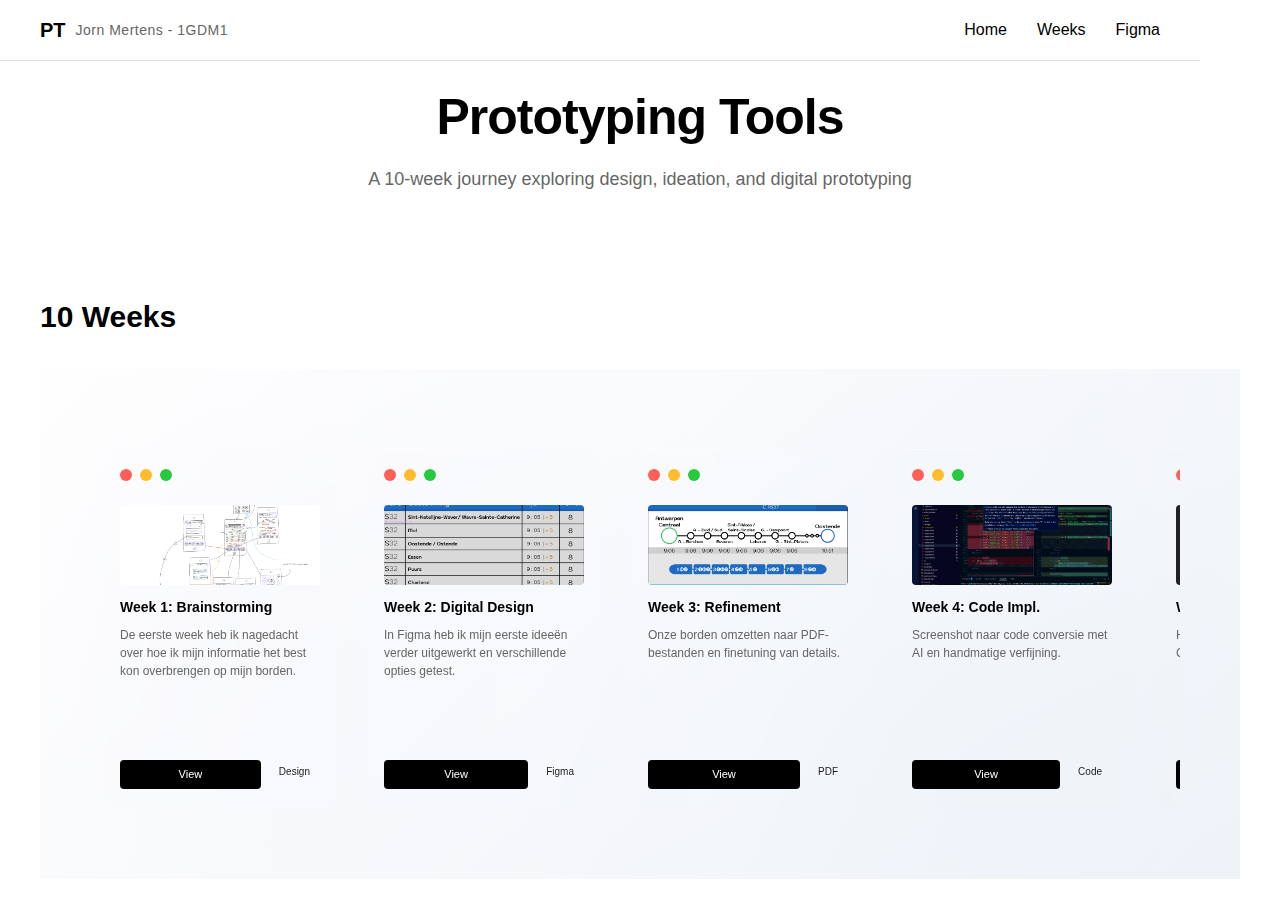
<file: index.html>
<!DOCTYPE html>
<html lang="en">
<head>
    <meta charset="UTF-8">
    <meta name="viewport" content="width=device-width, initial-scale=1.0">
    <title>Prototyping Tools</title>
    <link rel="stylesheet" href="assets/exact-mac-template.css">
    <link rel="stylesheet" href="assets/tailwind.css">
    <style>
        body {
            background-color: #ffffff;
            color: #1a1a1a;
            transition: background-color 0.3s ease, color 0.3s ease;
        }

        @keyframes pageIn {
            from {
                opacity: 0;
                transform: translateY(20px);
            }
            to {
                opacity: 1;
                transform: translateY(0);
            }
        }

        @keyframes float {
            0%, 100% { transform: translateY(0px); }
            50% { transform: translateY(-8px); }
        }

        @keyframes cardClick {
            0% {
                transform: scale(1);
            }
            50% {
                transform: scale(1.08);
            }
            100% {
                transform: scale(0.95);
                opacity: 0;
            }
        }

        .carousel-item.clicked {
            animation: cardClick 0.5s ease-in forwards;
        }

        .carousel-container {
            width: 100%;
            padding: 60px 20px;
            background: linear-gradient(135deg, var(--bg-primary) 0%, var(--bg-secondary) 100%);
            position: relative;
            overflow: hidden;
        }

        .carousel-container::before {
            content: '';
            position: absolute;
            top: 0;
            left: 0;
            right: 0;
            bottom: 0;
            background: radial-gradient(circle at 20% 50%, rgba(147, 112, 219, 0.02) 0%, transparent 50%),
                        radial-gradient(circle at 80% 80%, rgba(59, 130, 246, 0.02) 0%, transparent 50%);
            pointer-events: none;
        }

        .site-container {
            animation: pageIn 0.6s ease-out;
        }

        .carousel-wrapper {
            position: relative;
            width: 100%;
            max-width: 1400px;
            margin: 0 auto;
            overflow: hidden;
            padding: 0 40px;
        }

        .carousel-track {
            display: flex;
            gap: 24px;
            overflow-x: auto;
            scroll-behavior: smooth;
            padding: 20px 0;
            padding-bottom: 10px;
        }

        .carousel-track::-webkit-scrollbar {
            height: 8px;
        }

        .carousel-track::-webkit-scrollbar-track {
            background: #f0f0f0;
            border-radius: 4px;
        }

        .carousel-track::-webkit-scrollbar-thumb {
            background: #ccc;
            border-radius: 4px;
        }

        .carousel-track::-webkit-scrollbar-thumb:hover {
            background: #999;
        }

        .carousel-item {
            flex: 0 0 240px;
            height: 360px;
            animation: float 3s ease-in-out infinite;
            cursor: pointer;
        }

        .carousel-item:nth-child(1) { animation-delay: 0s; }
        .carousel-item:nth-child(2) { animation-delay: 0.2s; }
        .carousel-item:nth-child(3) { animation-delay: 0.4s; }
        .carousel-item:nth-child(4) { animation-delay: 0.6s; }
        .carousel-item:nth-child(5) { animation-delay: 0.8s; }
        .carousel-item:nth-child(6) { animation-delay: 1s; }
        .carousel-item:nth-child(7) { animation-delay: 1.2s; }
        .carousel-item:nth-child(8) { animation-delay: 1.4s; }
        .carousel-item:nth-child(9) { animation-delay: 1.6s; }
        .carousel-item:nth-child(10) { animation-delay: 1.8s; }
        .carousel-item:nth-child(11) { animation-delay: 0s; }
        .carousel-item:nth-child(12) { animation-delay: 0.2s; }
        .carousel-item:nth-child(13) { animation-delay: 0.4s; }
        .carousel-item:nth-child(14) { animation-delay: 0.6s; }
        .carousel-item:nth-child(15) { animation-delay: 0.8s; }
        .carousel-item:nth-child(16) { animation-delay: 1s; }
        .carousel-item:nth-child(17) { animation-delay: 1.2s; }
        .carousel-item:nth-child(18) { animation-delay: 1.4s; }
        .carousel-item:nth-child(19) { animation-delay: 1.6s; }
        .carousel-item:nth-child(20) { animation-delay: 1.8s; }

        .carousel-controls {
            display: none;
        }

        .carousel-control-btn {
            display: none;
        }

        .card {
            background: var(--card-bg);
            backdrop-filter: blur(10px);
            -webkit-backdrop-filter: blur(10px);
            border: 1px solid var(--card-border);
            border-radius: 20px;
            padding: 20px;
            height: 100%;
            display: flex;
            flex-direction: column;
            overflow: hidden;
            cursor: pointer;
            transition: all 0.3s cubic-bezier(0.23, 1, 0.320, 1);
            box-shadow: var(--shadow);
            position: relative;
        }

        .card::before {
            content: '';
            position: absolute;
            top: 0;
            left: 0;
            right: 0;
            height: 1px;
            background: linear-gradient(90deg, rgba(255,255,255,0.8), rgba(255,255,255,0.2), transparent);
            pointer-events: none;
        }

        .card:hover {
            background: var(--card-bg);
            border-color: var(--card-border-hover);
            box-shadow: var(--shadow-hover), inset 0 1px 0 rgba(255,255,255,0.6);
            transform: translateY(-4px);
        }

        .card-header {
            display: flex;
            align-items: center;
            gap: 12px;
            margin-bottom: 12px;
            border-bottom: 1px solid var(--border-light);
            padding-bottom: 12px;
        }

        .button-circles {
            display: flex;
            gap: 8px;
        }

        .button-circle {
            width: 12px;
            height: 12px;
            border-radius: 50%;
        }

        .button-circle:nth-child(1) {
            background-color: #ff5f56;
        }

        .button-circle:nth-child(2) {
            background-color: #ffbd2e;
        }

        .button-circle:nth-child(3) {
            background-color: #27c93f;
        }

        .card-thumbnail {
            width: 100%;
            height: 80px;
            border-radius: 4px;
            margin-bottom: 12px;
            object-fit: cover;
            display: block;
        }

        .card-title {
            font-weight: 600;
            font-size: 14px;
            margin-bottom: 8px;
            color: var(--text-primary);
        }

        .card-description {
            font-size: 12px;
            color: var(--text-secondary);
            flex-grow: 1;
            overflow: hidden;
            display: -webkit-box;
            -webkit-line-clamp: 3;
            -webkit-box-orient: vertical;
            margin-bottom: 12px;
        }

        .card-footer {
            display: flex;
            gap: 8px;
            margin-top: auto;
        }

        .card-button {
            flex: 1;
            padding: 6px 12px;
            background: var(--text-primary);
            color: var(--bg-primary);
            border: none;
            border-radius: 4px;
            font-size: 11px;
            cursor: pointer;
            transition: background 0.2s ease;
            text-decoration: none;
            display: inline-block;
            text-align: center;
        }

        .card-button:hover {
            background: var(--text-secondary);
        }

        .card-tag {
            padding: 4px 10px;
            background: var(--border-light);
            border-radius: 12px;
            font-size: 10px;
            color: var(--text-tertiary);
        }

        .theme-toggle.dark .theme-toggle-inner {
            transform: rotate(180deg);
        }
    </style>
</head>
<body>

    <div class="site-container">
        <!-- Header -->
        <header class="header">
            <div class="logo-container">
                <a href="index.html" class="logo-wrapper">PT</a>
                <span class="logo-text">Jorn Mertens - 1GDM1</span>
            </div>
            <nav class="nav-menu">
                <a href="index.html" class="nav-link">Home</a>
                <a href="#weeks" class="nav-link">Weeks</a>
                <a href="https://www.figma.com/design/5602vRF4klvSwAFgJnkHrR/Untitled?node-id=0-1&t=brtEZff9mcF8kc1O-1" class="nav-link" target="_blank" rel="noopener noreferrer">Figma</a>
            </nav>
        </header>

        <!-- Hero Section -->
        <div class="hero">
            <h1>Prototyping Tools</h1>
            <p>A 10-week journey exploring design, ideation, and digital prototyping</p>
        </div>

        <!-- Weeks Carousel Section -->
        <div class="section" id="weeks">
            <h2>10 Weeks</h2>
            <div class="carousel-container">
                <div class="carousel-wrapper">
                    <div class="carousel-track" id="carouselTrack">
                    <!-- Week 1 -->
                    <div class="carousel-item center" data-week="1">
                        <div class="card">
                            <div class="card-header">
                                <div class="button-circles">
                                    <div class="button-circle"></div>
                                    <div class="button-circle"></div>
                                    <div class="button-circle"></div>
                                </div>
                            </div>
                            <div class="card-thumbnail" style="background-color: #e8f4f8;"></div>
                            <div class="card-title">Week 1: Brainstorming</div>
                            <div class="card-description">De eerste week heb ik nagedacht over hoe ik mijn informatie het best kon overbrengen op mijn borden.</div>
                            <div class="card-footer">
                                <a href="week1.html" class="card-button">View</a>
                                <span class="card-tag">Design</span>
                            </div>
                        </div>
                    </div>

                    <!-- Week 2 -->
                    <div class="carousel-item" data-week="2">
                        <div class="card">
                            <div class="card-header">
                                <div class="button-circles">
                                    <div class="button-circle"></div>
                                    <div class="button-circle"></div>
                                    <div class="button-circle"></div>
                                </div>
                            </div>
                            <div class="card-thumbnail" style="background-color: #f0e8f4;"></div>
                            <div class="card-title">Week 2: Digital Design</div>
                            <div class="card-description">In Figma heb ik mijn eerste ideeën verder uitgewerkt en verschillende opties getest.</div>
                            <div class="card-footer">
                                <a href="week2.html" class="card-button">View</a>
                                <span class="card-tag">Figma</span>
                            </div>
                        </div>
                    </div>

                    <!-- Week 3 -->
                    <div class="carousel-item" data-week="3">
                        <div class="card">
                            <div class="card-header">
                                <div class="button-circles">
                                    <div class="button-circle"></div>
                                    <div class="button-circle"></div>
                                    <div class="button-circle"></div>
                                </div>
                            </div>
                            <div class="card-thumbnail" style="background-color: #f4e8e8;"></div>
                            <div class="card-title">Week 3: Refinement</div>
                            <div class="card-description">Onze borden omzetten naar PDF-bestanden en finetuning van details.</div>
                            <div class="card-footer">
                                <a href="week3.html" class="card-button">View</a>
                                <span class="card-tag">PDF</span>
                            </div>
                        </div>
                    </div>

                    <!-- Week 4 -->
                    <div class="carousel-item" data-week="4">
                        <div class="card">
                            <div class="card-header">
                                <div class="button-circles">
                                    <div class="button-circle"></div>
                                    <div class="button-circle"></div>
                                    <div class="button-circle"></div>
                                </div>
                            </div>
                            <div class="card-thumbnail" style="background-color: #e8f0f4;"></div>
                            <div class="card-title">Week 4: Code Impl.</div>
                            <div class="card-description">Screenshot naar code conversie met AI en handmatige verfijning.</div>
                            <div class="card-footer">
                                <a href="week4.html" class="card-button">View</a>
                                <span class="card-tag">Code</span>
                            </div>
                        </div>
                    </div>

                    <!-- Week 5 -->
                    <div class="carousel-item" data-week="5">
                        <div class="card">
                            <div class="card-header">
                                <div class="button-circles">
                                    <div class="button-circle"></div>
                                    <div class="button-circle"></div>
                                    <div class="button-circle"></div>
                                </div>
                            </div>
                            <div class="card-thumbnail" style="background-color: #f4f0e8;"></div>
                            <div class="card-title">Week 5: HTML & CSS</div>
                            <div class="card-description">HTML en CSS basisprincipes met Google Fonts integratie.</div>
                            <div class="card-footer">
                                <a href="week5.html" class="card-button">View</a>
                                <span class="card-tag">Frontend</span>
                            </div>
                        </div>
                    </div>

                    <!-- Week 6 -->
                    <div class="carousel-item" data-week="6">
                        <div class="card">
                            <div class="card-header">
                                <div class="button-circles">
                                    <div class="button-circle"></div>
                                    <div class="button-circle"></div>
                                    <div class="button-circle"></div>
                                </div>
                            </div>
                            <div class="card-thumbnail" style="background-color: #e8f4f0;"></div>
                            <div class="card-title">Week 6: Content</div>
                            <div class="card-description">Documentatie toevoegen en website afronden tijdens vakantie.</div>
                            <div class="card-footer">
                                <a href="week6.html" class="card-button">View</a>
                                <span class="card-tag">Docs</span>
                            </div>
                        </div>
                    </div>

                    <!-- Week 7 -->
                    <div class="carousel-item" data-week="7">
                        <div class="card">
                            <div class="card-header">
                                <div class="button-circles">
                                    <div class="button-circle"></div>
                                    <div class="button-circle"></div>
                                    <div class="button-circle"></div>
                                </div>
                            </div>
                            <div class="card-thumbnail" style="background-color: #f0e8f4;"></div>
                            <div class="card-title">Week 7: Exam</div>
                            <div class="card-description">Beoordeling en evaluatie van alle leerpunten en projecten.</div>
                            <div class="card-footer">
                                <a href="week7.html" class="card-button">View</a>
                                <span class="card-tag">Assess</span>
                            </div>
                        </div>
                    </div>

                    <!-- Week 8 -->
                    <div class="carousel-item" data-week="8">
                        <div class="card">
                            <div class="card-header">
                                <div class="button-circles">
                                    <div class="button-circle"></div>
                                    <div class="button-circle"></div>
                                    <div class="button-circle"></div>
                                </div>
                            </div>
                            <div class="card-thumbnail" style="background-color: #f4e8e8;"></div>
                            <div class="card-title">Week 8: Mobile</div>
                            <div class="card-description">Interactieve mobiele versies voor treinschermen in Figma.</div>
                            <div class="card-footer">
                                <a href="week8.html" class="card-button">View</a>
                                <span class="card-tag">Mobile</span>
                            </div>
                        </div>
                    </div>

                    <!-- Week 9 -->
                    <div class="carousel-item" data-week="9">
                        <div class="card">
                            <div class="card-header">
                                <div class="button-circles">
                                    <div class="button-circle"></div>
                                    <div class="button-circle"></div>
                                    <div class="button-circle"></div>
                                </div>
                            </div>
                            <div class="card-thumbnail" style="background-color: #e8f0f4;"></div>
                            <div class="card-title">Week 9: Tailwind</div>
                            <div class="card-description">Node.js en Tailwind CSS framework implementatie.</div>
                            <div class="card-footer">
                                <a href="week9.html" class="card-button">View</a>
                                <span class="card-tag">Tailwind</span>
                            </div>
                        </div>
                    </div>

                    <!-- Week 10 -->
                    <div class="carousel-item" data-week="10">
                        <div class="card">
                            <div class="card-header">
                                <div class="button-circles">
                                    <div class="button-circle"></div>
                                    <div class="button-circle"></div>
                                    <div class="button-circle"></div>
                                </div>
                            </div>
                            <div class="card-thumbnail" style="background-color: #f4f0e8;"></div>
                            <div class="card-title">Week 10: Final</div>
                            <div class="card-description">Projectafsluiting en reflectie op de hele reis.</div>
                            <div class="card-footer">
                                <a href="week10.html" class="card-button">View</a>
                                <span class="card-tag">Final</span>
                            </div>
                        </div>
                    </div>
                    </div>
                </div>
            </div>
        </div>

        <!-- About Section -->
        <div class="section" id="about">
            <h2>About</h2>
            <p style="font-size: 1.6rem; max-width: 800px; line-height: 1.8; color: #555;">
                Welkom! Ik ben Jorn Mertens, een enthousiaste student die zich verdiept in prototyping tools. Dit project documenteert mijn leerproces van tien weken vol experimenteren en groeien binnen dit boeiende vakgebied. Elke week vormt een mijlpaal in het begrijpen van design thinking, user-centered design en praktische prototypingtechnieken.
            </p>
        </div>

        <!-- Footer -->
        <div class="footer-section">
            <div class="footer">
                <div>©2025 Jorn Mertens. All rights reserved. | Prototyping Tools Portfolio</div>
                <div style="display: flex; gap: 20px;">
                    <a href="./assets/portfolio.pdf" class="footer-link" download>Download PDF</a>
                    <a href="https://github.com/JornMertens/projectdocs" class="footer-link" target="_blank" rel="noopener noreferrer">GitHub</a>
                </div>
            </div>
        </div>
    </div>

    <script>
        const track = document.getElementById('carouselTrack');
        
        // Week data
        const weeks = [
            {
                num: 1,
                title: 'Week 1: Brainstorming',
                desc: 'De eerste week heb ik nagedacht over hoe ik mijn informatie het best kon overbrengen op mijn borden.',
                image: 'images/week1.png',
                tag: 'Design',
                link: 'week1.html'
            },
            {
                num: 2,
                title: 'Week 2: Digital Design',
                desc: 'In Figma heb ik mijn eerste ideeën verder uitgewerkt en verschillende opties getest.',
                image: 'images/week2.png',
                tag: 'Figma',
                link: 'week2.html'
            },
            {
                num: 3,
                title: 'Week 3: Refinement',
                desc: 'Onze borden omzetten naar PDF-bestanden en finetuning van details.',
                image: 'images/week3.png',
                tag: 'PDF',
                link: 'week3.html'
            },
            {
                num: 4,
                title: 'Week 4: Code Impl.',
                desc: 'Screenshot naar code conversie met AI en handmatige verfijning.',
                image: 'images/week4.png',
                tag: 'Code',
                link: 'week4.html'
            },
            {
                num: 5,
                title: 'Week 5: HTML & CSS',
                desc: 'HTML en CSS basisprincipes met Google Fonts integratie.',
                image: 'images/week5.png',
                tag: 'Frontend',
                link: 'week5.html'
            },
            {
                num: 6,
                title: 'Week 6: Content',
                desc: 'Documentatie toevoegen en website afronden tijdens vakantie.',
                image: 'images/week6.png',
                tag: 'Docs',
                link: 'week6.html'
            },
            {
                num: 7,
                title: 'Week 7: Exam',
                desc: 'Beoordeling en evaluatie van alle leerpunten en projecten.',
                image: 'images/week7.png',
                tag: 'Assess',
                link: 'week7.html'
            },
            {
                num: 8,
                title: 'Week 8: Mobile',
                desc: 'Interactieve mobiele versies voor treinschermen in Figma.',
                image: 'images/week8.png',
                tag: 'Mobile',
                link: 'week8.html'
            },
            {
                num: 9,
                title: 'Week 9: Tailwind',
                desc: 'Node.js en Tailwind CSS framework implementatie.',
                image: 'images/week9.png',
                tag: 'Tailwind',
                link: 'week9.html'
            },
            {
                num: 10,
                title: 'Week 10: Final',
                desc: 'Projectafsluiting en reflectie op de hele reis.',
                image: 'images/week10.png',
                tag: 'Final',
                link: 'week10.html'
            }
        ];

        function createCard(weekData) {
            return `
                <div class="carousel-item" data-week="${weekData.num}">
                    <div class="card">
                        <div class="card-header">
                            <div class="button-circles">
                                <div class="button-circle"></div>
                                <div class="button-circle"></div>
                                <div class="button-circle"></div>
                            </div>
                        </div>
                        <img src="${weekData.image}" alt="Week ${weekData.num}" class="card-thumbnail">
                        <div class="card-title">${weekData.title}</div>
                        <div class="card-description">${weekData.desc}</div>
                        <div class="card-footer">
                            <a href="${weekData.link}" class="card-button">View</a>
                            <span class="card-tag">${weekData.tag}</span>
                        </div>
                    </div>
                </div>
            `;
        }

        // Create the carousel with all weeks once
        let htmlContent = '';
        weeks.forEach(week => {
            htmlContent += createCard(week);
        });

        track.innerHTML = htmlContent;

        // Add click handlers to all cards
        document.querySelectorAll('.carousel-item').forEach(item => {
            item.addEventListener('click', (e) => {
                if (!e.target.closest('.card-button')) {
                    const weekNum = item.getAttribute('data-week');
                    // Add animation class
                    item.classList.add('clicked');
                    // Navigate after animation completes
                    setTimeout(() => {
                        window.location.href = `week${weekNum}.html`;
                    }, 500);
                }
            });
        });

        // Dark mode toggle removed
    </script>
</body>
</html>
</file>
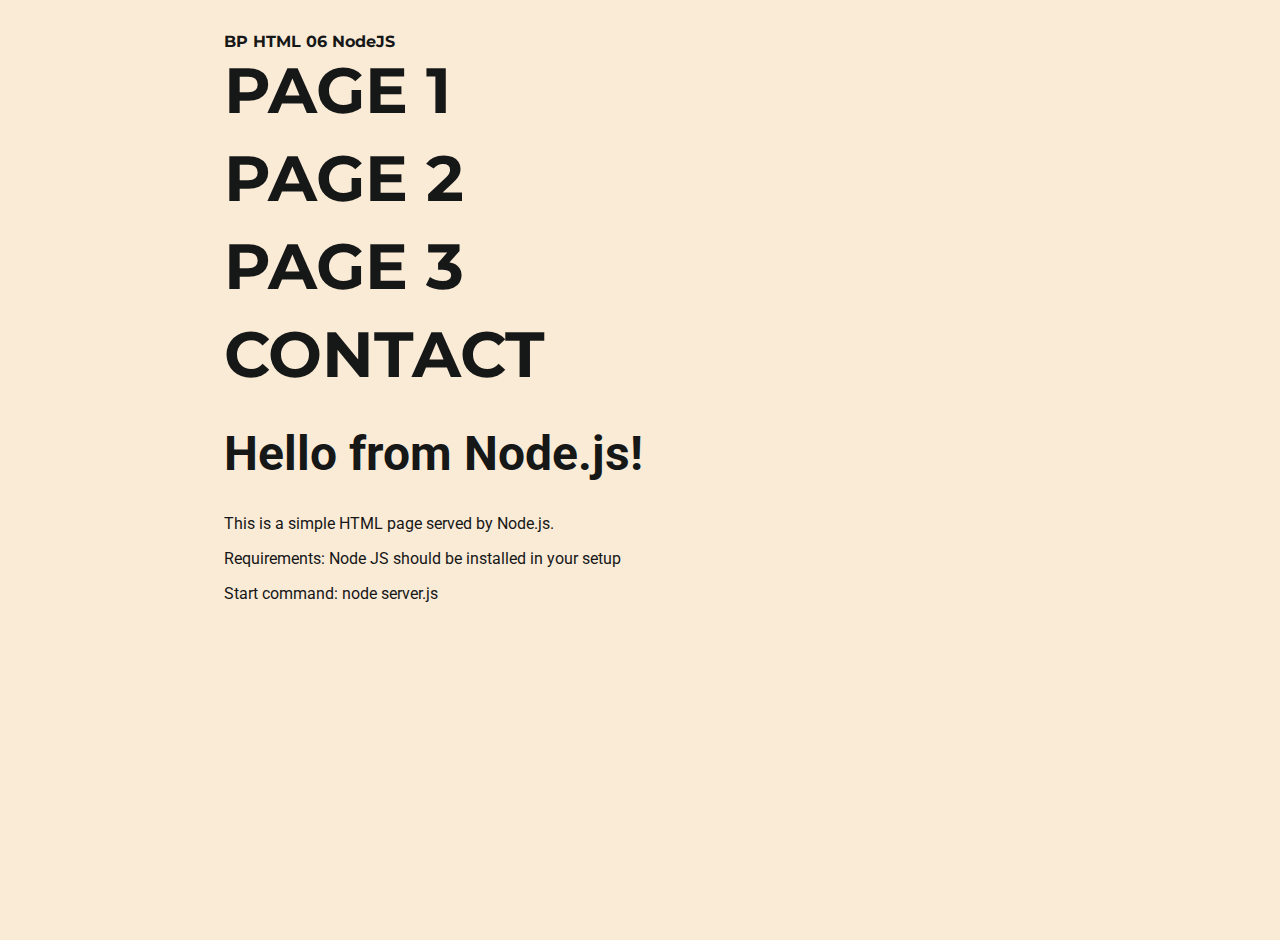
<file: public/index.html>
<html lang="en">
<head>
    <meta charset="UTF-8">
    <meta name="viewport" content="width=device-width, initial-scale=1.0">
    <title>Homepage - Page 1</title>

    <!-- Link to your CSS file -->
    <link rel="stylesheet" href="assets/styles.css">
    <link rel="stylesheet" href="assets/flexboxes.css">
    <link rel="stylesheet" href="assets/nav.css">
    <link rel="stylesheet" href="assets/typography.css">
</head>
<body>
    <div class="container">
        <div class="title">
            BP HTML 06 NodeJS
        </div>
        <div>
            <ul class="vertical-buttons">
                <li><a href="index.html">Page 1</a></li>
                <li><a href="page2.html">Page 2</a></li>
                <li><a href="page3.html">Page 3</a></li>
                <li><a href="contact.html">Contact</a></li>
            </ul>
        </div>
        <page>

            <h1>Hello from Node.js!</h1>
            <p>This is a simple HTML page served by Node.js.</p>
            <p> Requirements:
                Node JS should be installed in your setup
            </p>
            <p>
                Start command:
                node server.js
            </p>
        </page>
    </div>
</body>
</html>
</file>
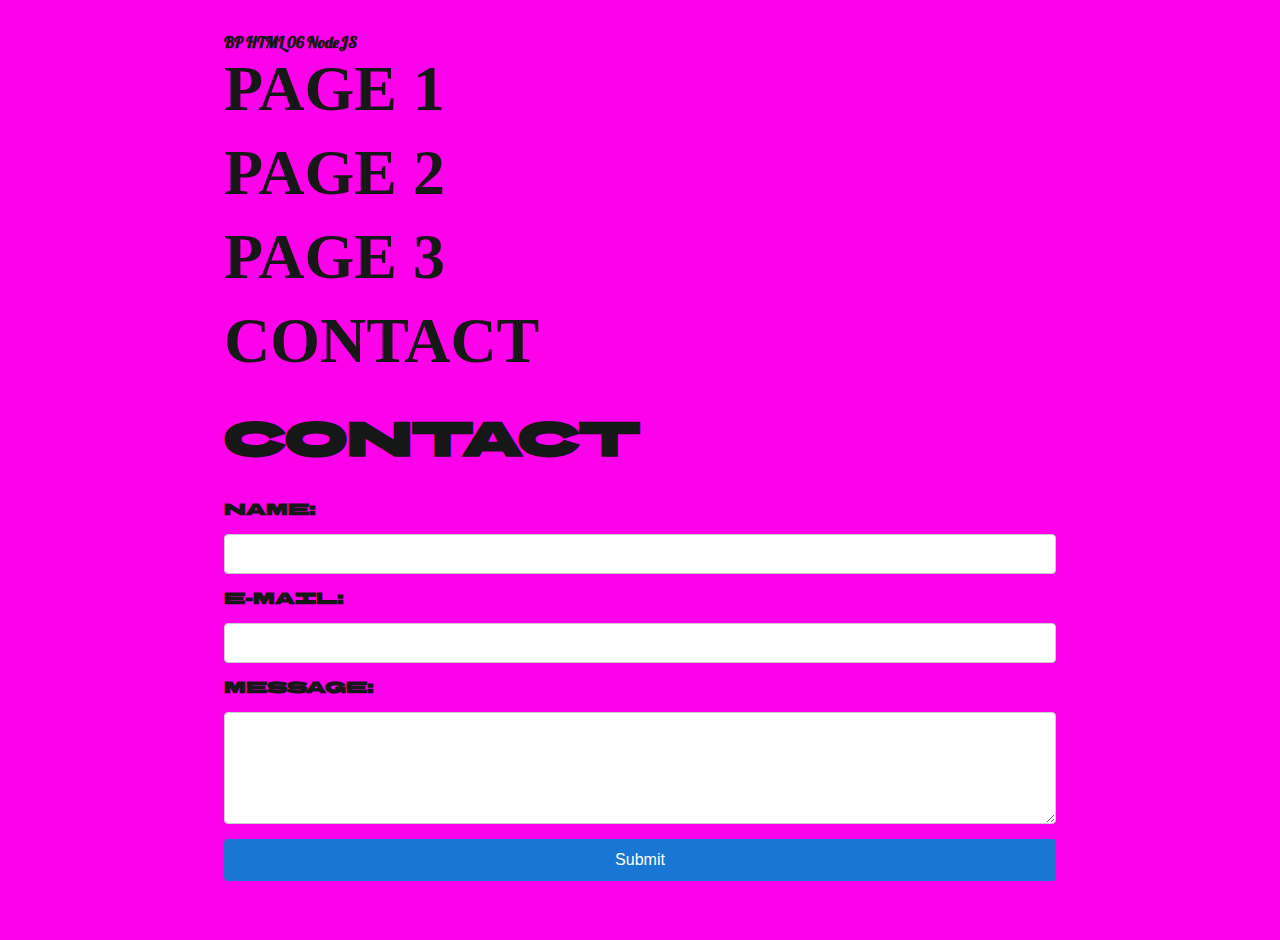
<file: contact.html>
<!DOCTYPE html>
<html lang="en">
<head>
  <meta charset="UTF-8">
  <meta name="viewport" content="width=device-width, initial-scale=1.0">
  <title>Contact Form</title>

  <!-- Your CSS files -->
  <link rel="stylesheet" href="assets/styles.css">
  <link rel="stylesheet" href="assets/flexboxes.css">
  <link rel="stylesheet" href="assets/nav.css">
  <link rel="stylesheet" href="assets/typography.css">
  <link rel="stylesheet" href="assets/forms.css">
  <link rel="stylesheet" href="assets/modal.css">

</head>
<body>
  <div class="container">
    <div class="title">
        BP HTML 06 NodeJS
    </div>

    <div>
      <ul class="vertical-buttons">
        <li><a href="index.html">Page 1</a></li>
        <li><a href="page2.html">Page 2</a></li>
        <li><a href="page3.html">Page 3</a></li>
        <li><a href="contact.html">Contact</a></li>
      </ul>
    </div>

    <h1>Contact</h1>
 
    <!-- Contact Form -->
    <form id="contactForm">
      <label for="name">Name:</label>
      <input type="text" id="name" name="name" required>

      <label for="email">E-mail:</label>
      <input type="email" id="email" name="email" required>

      <label for="message">Message:</label>
      <textarea id="message" name="message" rows="5" required></textarea>

      <button type="submit">Submit</button>
    </form>
  </div>

  <!-- Modal for confirmation -->
  <div class="modal" id="confirmationModal">
    <div class="modal-content">
      <span class="modal-close" id="closeModal">&times;</span>
      <h2>Thank You!</h2>
      <p>Your message has been submitted successfully.</p>
    </div>
  </div>

  <script>
    const form = document.getElementById('contactForm');
    const modal = document.getElementById('confirmationModal');
    const closeModal = document.getElementById('closeModal');

    form.addEventListener('submit', function(e) {
      e.preventDefault();

      // Collect form data (optional)
      const formData = new FormData(form);
      const data = Object.fromEntries(formData.entries());
      console.log("Form submitted:", data);

      // Show modal
      modal.classList.add('show');

      // Reset form
      form.reset();
    });

    // Close modal on X click
    closeModal.addEventListener('click', () => {
      modal.classList.remove('show');
    });

    // Close modal on clicking outside content
    window.addEventListener('click', (e) => {
      if (e.target === modal) {
        modal.classList.remove('show');
      }
    });
  </script>
</body>
</html>
</file>
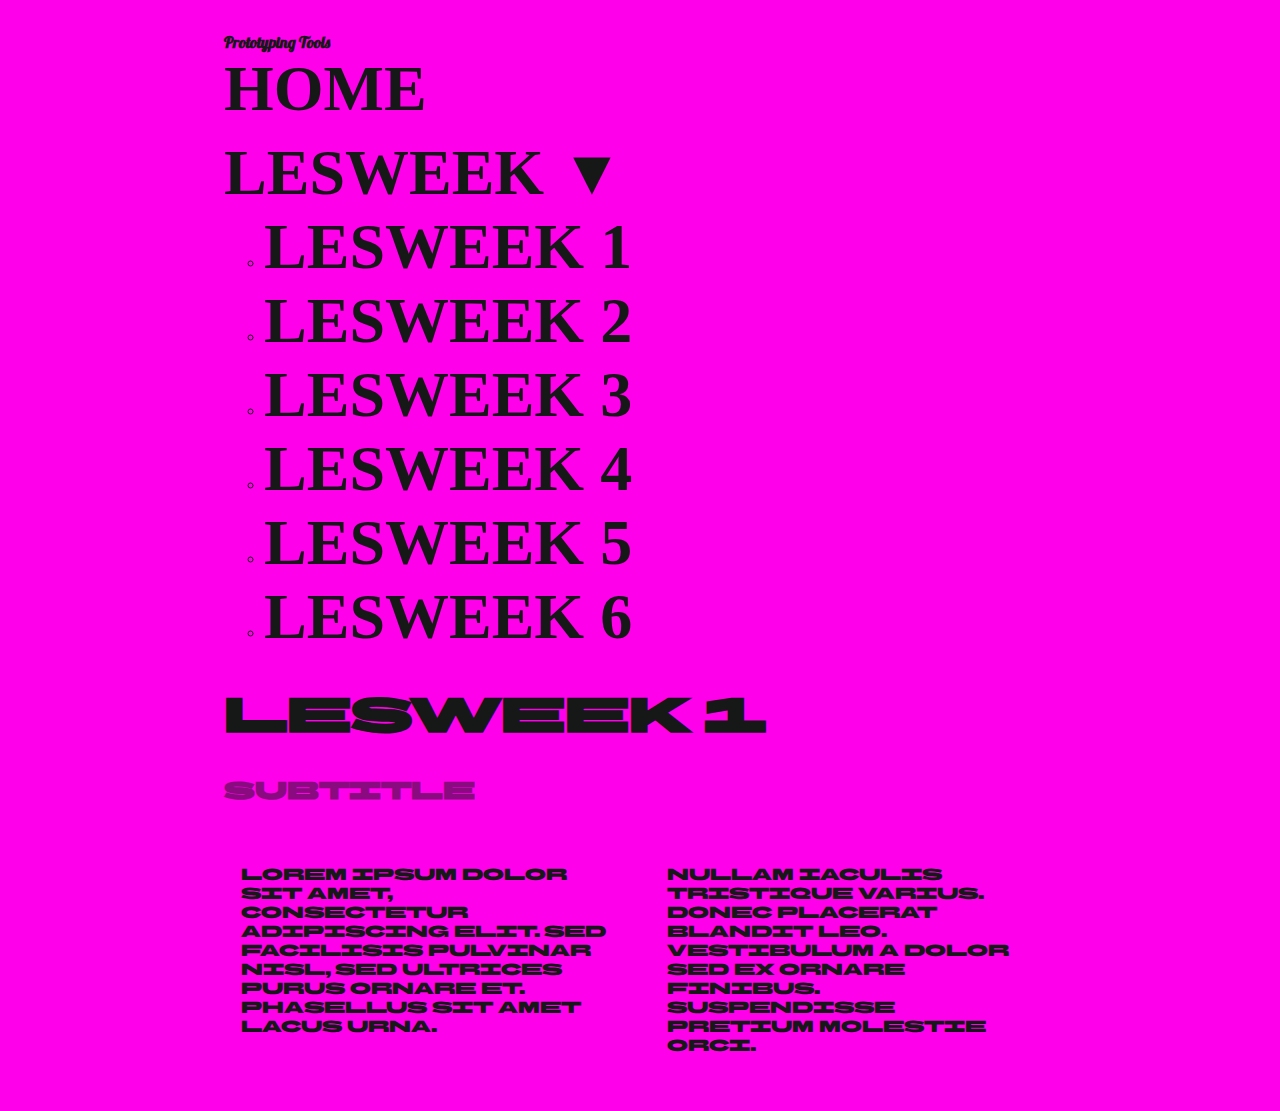
<file: lesweek 1.html>
<html lang="en">
<head>
    <meta charset="UTF-8">
    <meta name="viewport" content="width=device-width, initial-scale=1.0">
    <title>Prototyping Tools</title>

    <!-- Link to your CSS file -->
    <link rel="stylesheet" href="assets/styles.css">
    <link rel="stylesheet" href="assets/flexboxes.css">
    <link rel="stylesheet" href="assets/nav.css">
    <link rel="stylesheet" href="assets/typography.css">
        
    <!-- Inline Editor CSS -->
    <link rel="stylesheet" href="assets/inline-editor.css">
</head>
<body>
    <div class="container">
        <div class="title">
            Prototyping Tools
        </div>
        <div>
            <ul class="vertical-buttons">
                <li><a href="index.html">home</a></li>
                <li class="dropdown">
                    <a href="#" class="dropdown-toggle">lesweek ▼</a>
                    <ul class="dropdown-menu">
                        <li><a href="lesweek 1.html" class="active">Lesweek 1</a></li>
                        <li><a href="lesweek 2.html">Lesweek 2</a></li>
                        <li><a href="lesweek 3.html">Lesweek 3</a></li>
                        <li><a href="lesweek 4.html">Lesweek 4</a></li>
                        <li><a href="lesweek 5.html">Lesweek 5</a></li>
                        <li><a href="lesweek 6.html">Lesweek 6</a></li>
                    </ul>
                </li>
            </ul>
        </div>
        <page>
            <h1>Lesweek 1</h1>
            <h2>Subtitle</h2>

            <!-- Flex container with 2 columns -->
            <div class="two-columns">
                <!-- EDITABLE SECTION 3: Left Column -->
                <div class="column">
                    <div class="editable-section" data-id="column-left">
                        <div class="edit-icon" onclick="enableEdit(this)">
                            <svg viewBox="0 0 24 24">
                                <path d="M3 17.25V21h3.75L17.81 9.94l-3.75-3.75L3 17.25zM20.71 7.04c.39-.39.39-1.02 0-1.41l-2.34-2.34c-.39-.39-1.02-.39-1.41 0l-1.83 1.83 3.75 3.75 1.83-1.83z"/>
                            </svg>
                        </div>
                        <div class="editable-content">
                            <p>
                                Lorem ipsum dolor sit amet, consectetur adipiscing elit. Sed facilisis pulvinar nisl, sed ultrices purus ornare et. Phasellus sit amet lacus urna.
                            </p>
                        </div>
                        <div class="save-controls">
                            <button class="btn-editor btn-save" onclick="saveEdit(this)">Opslaan</button>
                            <button class="btn-editor btn-cancel" onclick="cancelEdit(this)">Annuleren</button>
                        </div>
                    </div>
                </div>

                <!-- EDITABLE SECTION 4: Right Column -->
                <div class="column">
                    <div class="editable-section" data-id="column-right">
                        <div class="edit-icon" onclick="enableEdit(this)">
                            <svg viewBox="0 0 24 24">
                                <path d="M3 17.25V21h3.75L17.81 9.94l-3.75-3.75L3 17.25zM20.71 7.04c.39-.39.39-1.02 0-1.41l-2.34-2.34c-.39-.39-1.02-.39-1.41 0l-1.83 1.83 3.75 3.75 1.83-1.83z"/>
                            </svg>
                        </div>
                        <div class="editable-content">
                            <p>
                                Nullam iaculis tristique varius. Donec placerat blandit leo. Vestibulum a dolor sed ex ornare finibus. Suspendisse pretium molestie orci.
                            </p>
                        </div>
                        <div class="save-controls">
                            <button class="btn-editor btn-save" onclick="saveEdit(this)">Opslaan</button>
                            <button class="btn-editor btn-cancel" onclick="cancelEdit(this)">Annuleren</button>
                        </div>
                    </div>
                </div>
            </div>
        </page>
    </div>

    <!-- Inline Editor JavaScript -->
    <script src="assets/inline-editor.js"></script>
</body>
</html>
</file>
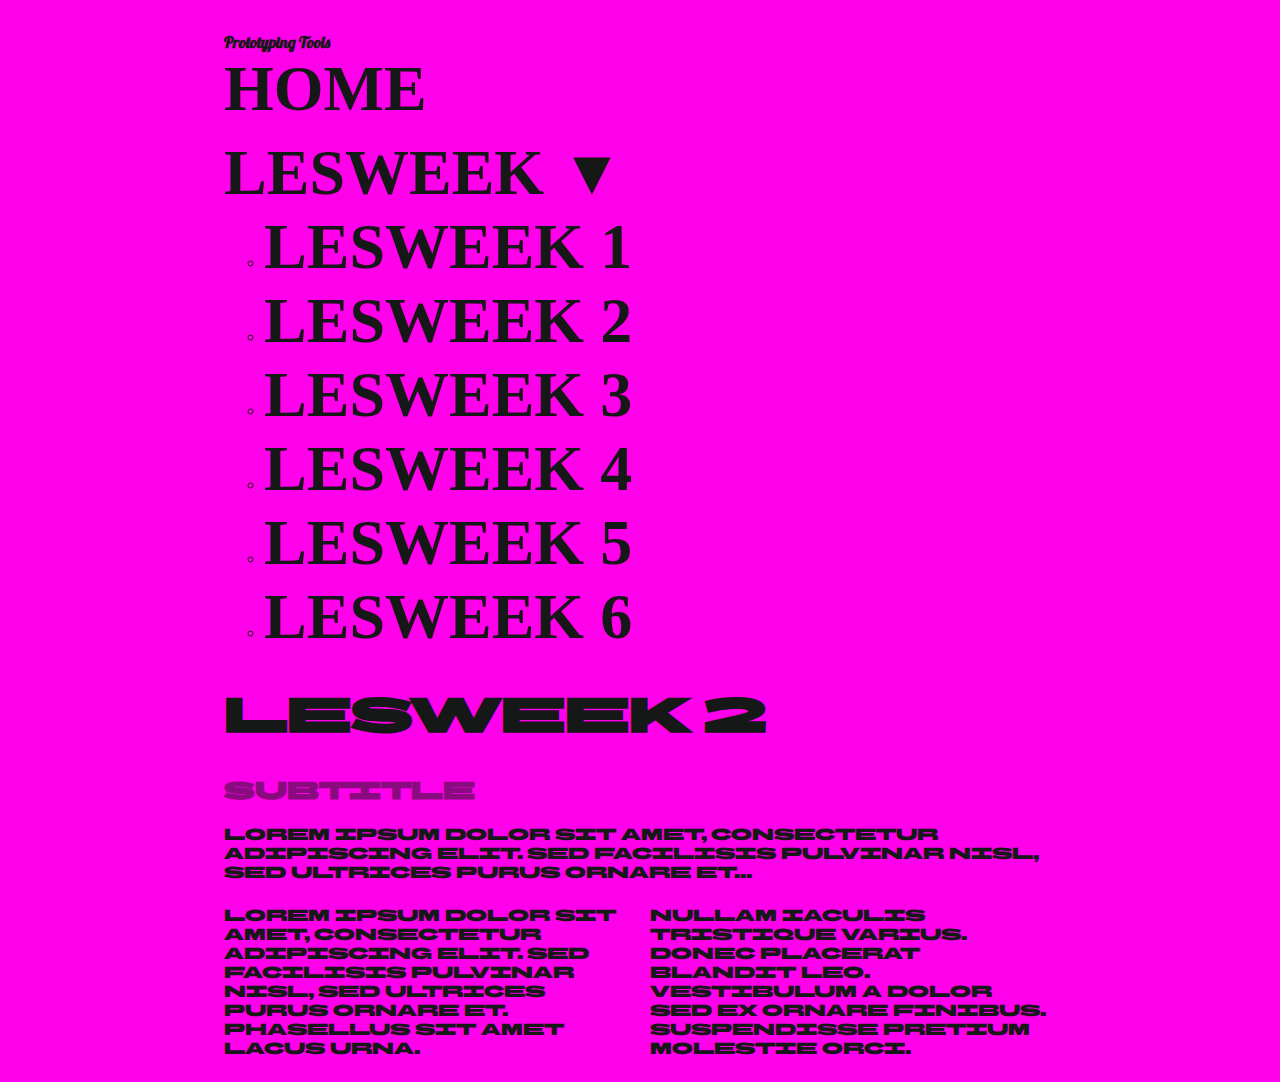
<file: lesweek 2.html>
<html lang="en">
<head>
    <meta charset="UTF-8">
    <meta name="viewport" content="width=device-width, initial-scale=1.0">
    <title>HTML & CSS</title>

    <!-- Link to your CSS file -->
    <link rel="stylesheet" href="assets/styles.css">
    <link rel="stylesheet" href="assets/flexboxes.css">
    <link rel="stylesheet" href="assets/nav.css">
    <link rel="stylesheet" href="assets/typography.css">
</head>
<body>
    <div class="container">
        <div class="title">
            Prototyping Tools
        </div>
        <div>
            <ul class="vertical-buttons">
                <li><a href="index.html">home</a></li>
                <li class="dropdown">
                    <a href="#" class="dropdown-toggle">lesweek ▼</a>
                    <ul class="dropdown-menu">
                        <li><a href="lesweek 1.html">Lesweek 1</a></li>
                        <li><a href="lesweek 2.html" class="active">Lesweek 2</a></li>
                        <li><a href="lesweek 3.html">Lesweek 3</a></li>
                        <li><a href="lesweek 4.html">Lesweek 4</a></li>
                        <li><a href="lesweek 5.html">Lesweek 5</a></li>
                        <li><a href="lesweek 6.html">Lesweek 6</a></li>
                    </ul>
                </li>
            </ul>
        </div>
        <page>
            <h1>Lesweek 2</h1>
            <h2>Subtitle</h2>
            <p>
                Lorem ipsum dolor sit amet, consectetur adipiscing elit. Sed facilisis pulvinar nisl, sed ultrices purus ornare et...
            </p>
            <!-- Flex container with 2 columns -->
            <div class="two-columns">
                <div class="column">
                    <p>
                        Lorem ipsum dolor sit amet, consectetur adipiscing elit. Sed facilisis pulvinar nisl, sed ultrices purus ornare et. Phasellus sit amet lacus urna.
                    </p>
                </div>
                <div class="column">
                    <p>
                        Nullam iaculis tristique varius. Donec placerat blandit leo. Vestibulum a dolor sed ex ornare finibus. Suspendisse pretium molestie orci.
                    </p>
                </div>
            </div>
        </page>
    </div>
</body>
</html>
</file>
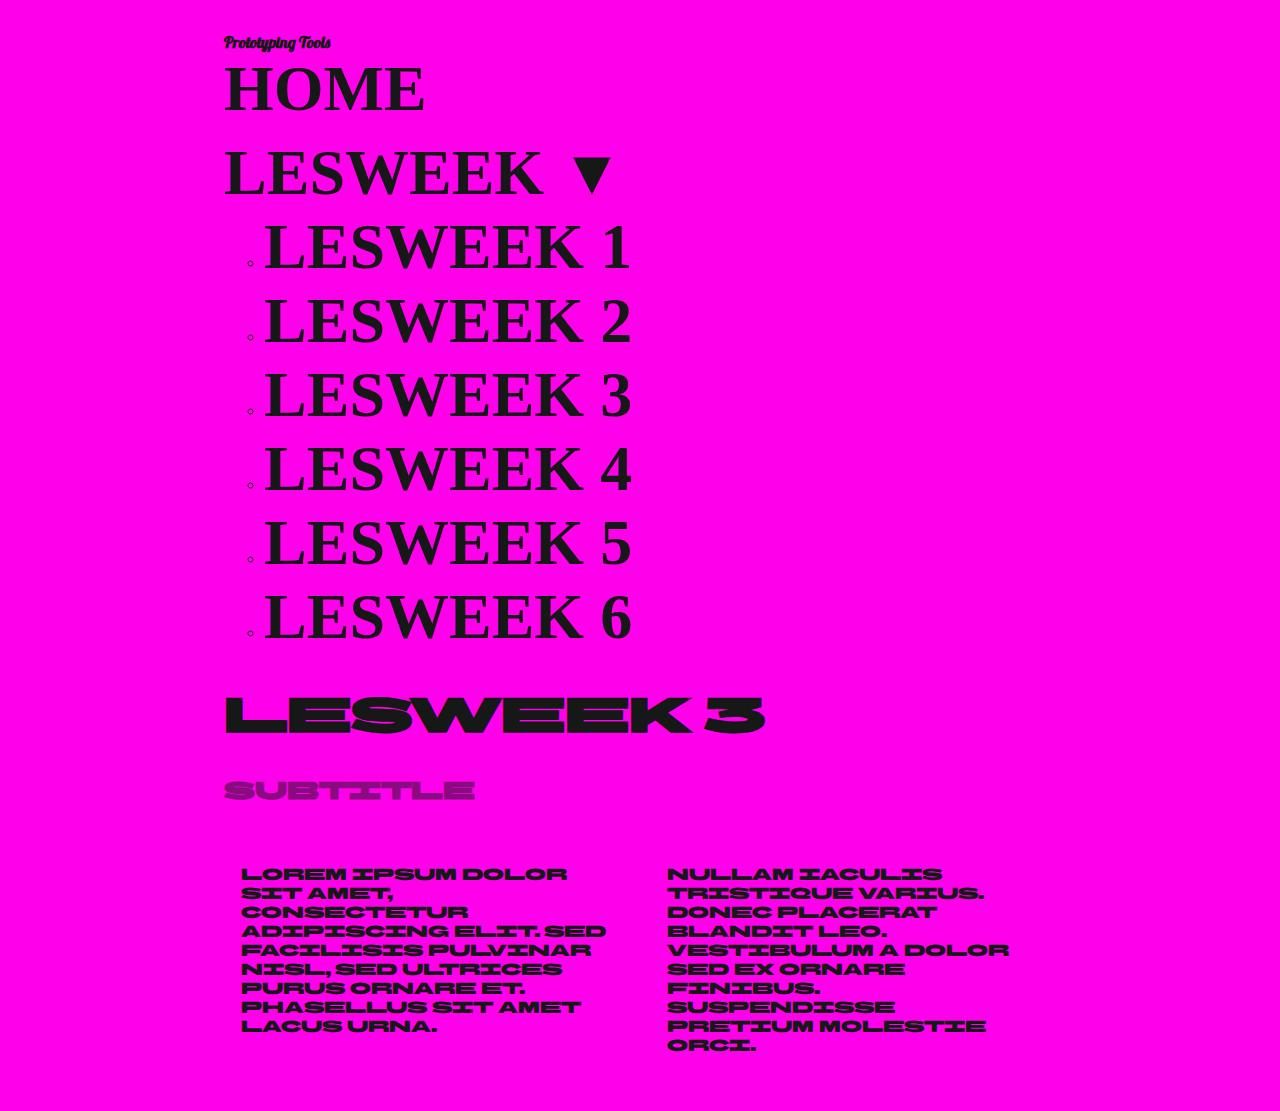
<file: lesweek 3.html>
<html lang="en">
<head>
    <meta charset="UTF-8">
    <meta name="viewport" content="width=device-width, initial-scale=1.0">
    <title>Prototyping Tools</title>

    <!-- Link to your CSS file -->
    <link rel="stylesheet" href="assets/styles.css">
    <link rel="stylesheet" href="assets/flexboxes.css">
    <link rel="stylesheet" href="assets/nav.css">
    <link rel="stylesheet" href="assets/typography.css">
        <!-- Inline Editor CSS -->
    <link rel="stylesheet" href="assets/inline-editor.css">
</head>
<body>
    <div class="container">
        <div class="title">
            Prototyping Tools
        </div>
        <div>
            <ul class="vertical-buttons">
                <li><a href="index.html">home</a></li>
                <li class="dropdown">
                    <a href="#" class="dropdown-toggle">lesweek ▼</a>
                    <ul class="dropdown-menu">
                        <li><a href="lesweek 1.html">Lesweek 1</a></li>
                        <li><a href="lesweek 2.html">Lesweek 2</a></li>
                        <li><a href="lesweek 3.html" class="active">Lesweek 3</a></li>
                        <li><a href="lesweek 4.html">Lesweek 4</a></li>
                        <li><a href="lesweek 5.html">Lesweek 5</a></li>
                        <li><a href="lesweek 6.html">Lesweek 6</a></li>
                    </ul>
                </li>
            </ul>
        </div>
        <page>
            <h1>Lesweek 3</h1>
            <h2>Subtitle</h2>
            <!-- Flex container with 2 columns -->
            <div class="two-columns">
                <!-- EDITABLE SECTION 3: Left Column -->
                <div class="column">
                    <div class="editable-section" data-id="column-left">
                        <div class="edit-icon" onclick="enableEdit(this)">
                            <svg viewBox="0 0 24 24">
                                <path d="M3 17.25V21h3.75L17.81 9.94l-3.75-3.75L3 17.25zM20.71 7.04c.39-.39.39-1.02 0-1.41l-2.34-2.34c-.39-.39-1.02-.39-1.41 0l-1.83 1.83 3.75 3.75 1.83-1.83z"/>
                            </svg>
                        </div>
                        <div class="editable-content">
                            <p>
                                Lorem ipsum dolor sit amet, consectetur adipiscing elit. Sed facilisis pulvinar nisl, sed ultrices purus ornare et. Phasellus sit amet lacus urna.
                            </p>
                        </div>
                        <div class="save-controls">
                            <button class="btn-editor btn-save" onclick="saveEdit(this)">Opslaan</button>
                            <button class="btn-editor btn-cancel" onclick="cancelEdit(this)">Annuleren</button>
                        </div>
                    </div>
                </div>

                <!-- EDITABLE SECTION 4: Right Column -->
                <div class="column">
                    <div class="editable-section" data-id="column-right">
                        <div class="edit-icon" onclick="enableEdit(this)">
                            <svg viewBox="0 0 24 24">
                                <path d="M3 17.25V21h3.75L17.81 9.94l-3.75-3.75L3 17.25zM20.71 7.04c.39-.39.39-1.02 0-1.41l-2.34-2.34c-.39-.39-1.02-.39-1.41 0l-1.83 1.83 3.75 3.75 1.83-1.83z"/>
                            </svg>
                        </div>
                        <div class="editable-content">
                            <p>
                                Nullam iaculis tristique varius. Donec placerat blandit leo. Vestibulum a dolor sed ex ornare finibus. Suspendisse pretium molestie orci.
                            </p>
                        </div>
                        <div class="save-controls">
                            <button class="btn-editor btn-save" onclick="saveEdit(this)">Opslaan</button>
                            <button class="btn-editor btn-cancel" onclick="cancelEdit(this)">Annuleren</button>
                        </div>
                    </div>
                </div>
            </div>
        </page>
    </div>

    <!-- Inline Editor JavaScript -->
    <script src="assets/inline-editor.js"></script>
</body>
</html>
</file>
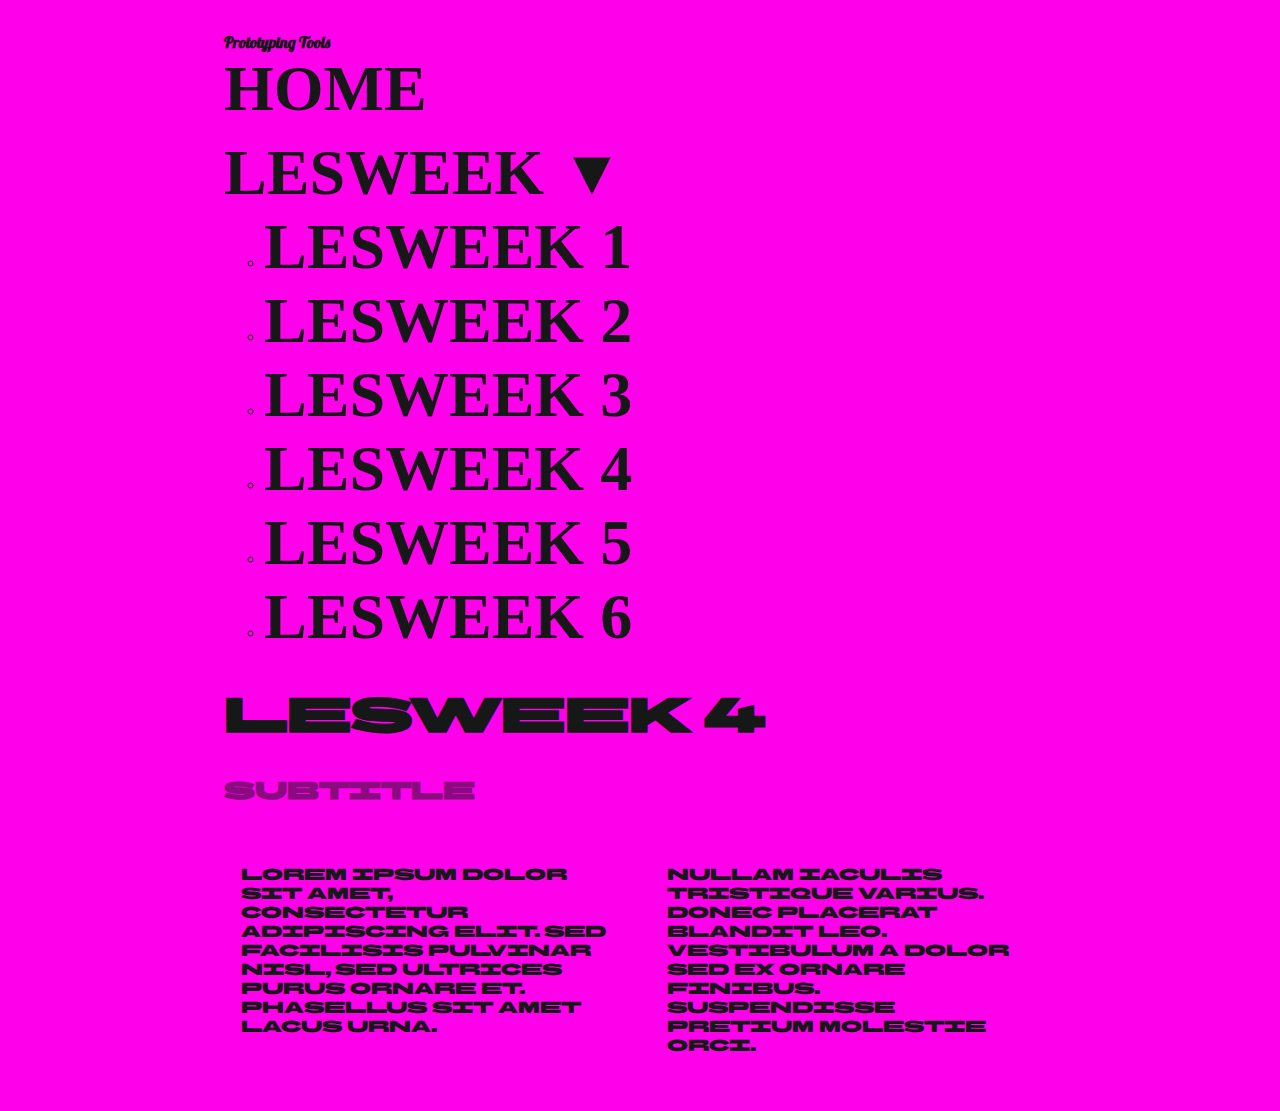
<file: lesweek 4.html>
<html lang="en">
<head>
    <meta charset="UTF-8">
    <meta name="viewport" content="width=device-width, initial-scale=1.0">
    <title>Prototyping Tools</title>

    <!-- Link to your CSS file -->
    <link rel="stylesheet" href="assets/styles.css">
    <link rel="stylesheet" href="assets/flexboxes.css">
    <link rel="stylesheet" href="assets/nav.css">
    <link rel="stylesheet" href="assets/typography.css">
        <!-- Inline Editor CSS -->
    <link rel="stylesheet" href="assets/inline-editor.css">
</head>
<body>
    <div class="container">
        <div class="title">
            Prototyping Tools
        </div>
        <div>
            <ul class="vertical-buttons">
                <li><a href="index.html">home</a></li>
                <li class="dropdown">
                    <a href="#" class="dropdown-toggle">lesweek ▼</a>
                    <ul class="dropdown-menu">
                        <li><a href="lesweek 1.html">Lesweek 1</a></li>
                        <li><a href="lesweek 2.html">Lesweek 2</a></li>
                        <li><a href="lesweek 3.html">Lesweek 3</a></li>
                        <li><a href="lesweek 4.html" class="active">Lesweek 4</a></li>
                        <li><a href="lesweek 5.html">Lesweek 5</a></li>
                        <li><a href="lesweek 6.html">Lesweek 6</a></li>
                    </ul>
                </li>
            </ul>
        </div>
        <page>
            <h1>Lesweek 4</h1>
            <h2>Subtitle</h2>
            <!-- Flex container with 2 columns -->
            <div class="two-columns">
                <!-- EDITABLE SECTION 3: Left Column -->
                <div class="column">
                    <div class="editable-section" data-id="column-left">
                        <div class="edit-icon" onclick="enableEdit(this)">
                            <svg viewBox="0 0 24 24">
                                <path d="M3 17.25V21h3.75L17.81 9.94l-3.75-3.75L3 17.25zM20.71 7.04c.39-.39.39-1.02 0-1.41l-2.34-2.34c-.39-.39-1.02-.39-1.41 0l-1.83 1.83 3.75 3.75 1.83-1.83z"/>
                            </svg>
                        </div>
                        <div class="editable-content">
                            <p>
                                Lorem ipsum dolor sit amet, consectetur adipiscing elit. Sed facilisis pulvinar nisl, sed ultrices purus ornare et. Phasellus sit amet lacus urna.
                            </p>
                        </div>
                        <div class="save-controls">
                            <button class="btn-editor btn-save" onclick="saveEdit(this)">Opslaan</button>
                            <button class="btn-editor btn-cancel" onclick="cancelEdit(this)">Annuleren</button>
                        </div>
                    </div>
                </div>

                <!-- EDITABLE SECTION 4: Right Column -->
                <div class="column">
                    <div class="editable-section" data-id="column-right">
                        <div class="edit-icon" onclick="enableEdit(this)">
                            <svg viewBox="0 0 24 24">
                                <path d="M3 17.25V21h3.75L17.81 9.94l-3.75-3.75L3 17.25zM20.71 7.04c.39-.39.39-1.02 0-1.41l-2.34-2.34c-.39-.39-1.02-.39-1.41 0l-1.83 1.83 3.75 3.75 1.83-1.83z"/>
                            </svg>
                        </div>
                        <div class="editable-content">
                            <p>
                                Nullam iaculis tristique varius. Donec placerat blandit leo. Vestibulum a dolor sed ex ornare finibus. Suspendisse pretium molestie orci.
                            </p>
                        </div>
                        <div class="save-controls">
                            <button class="btn-editor btn-save" onclick="saveEdit(this)">Opslaan</button>
                            <button class="btn-editor btn-cancel" onclick="cancelEdit(this)">Annuleren</button>
                        </div>
                    </div>
                </div>
            </div>
        </page>
    </div>

    <!-- Inline Editor JavaScript -->
    <script src="assets/inline-editor.js"></script>
</body>
</html>
</file>
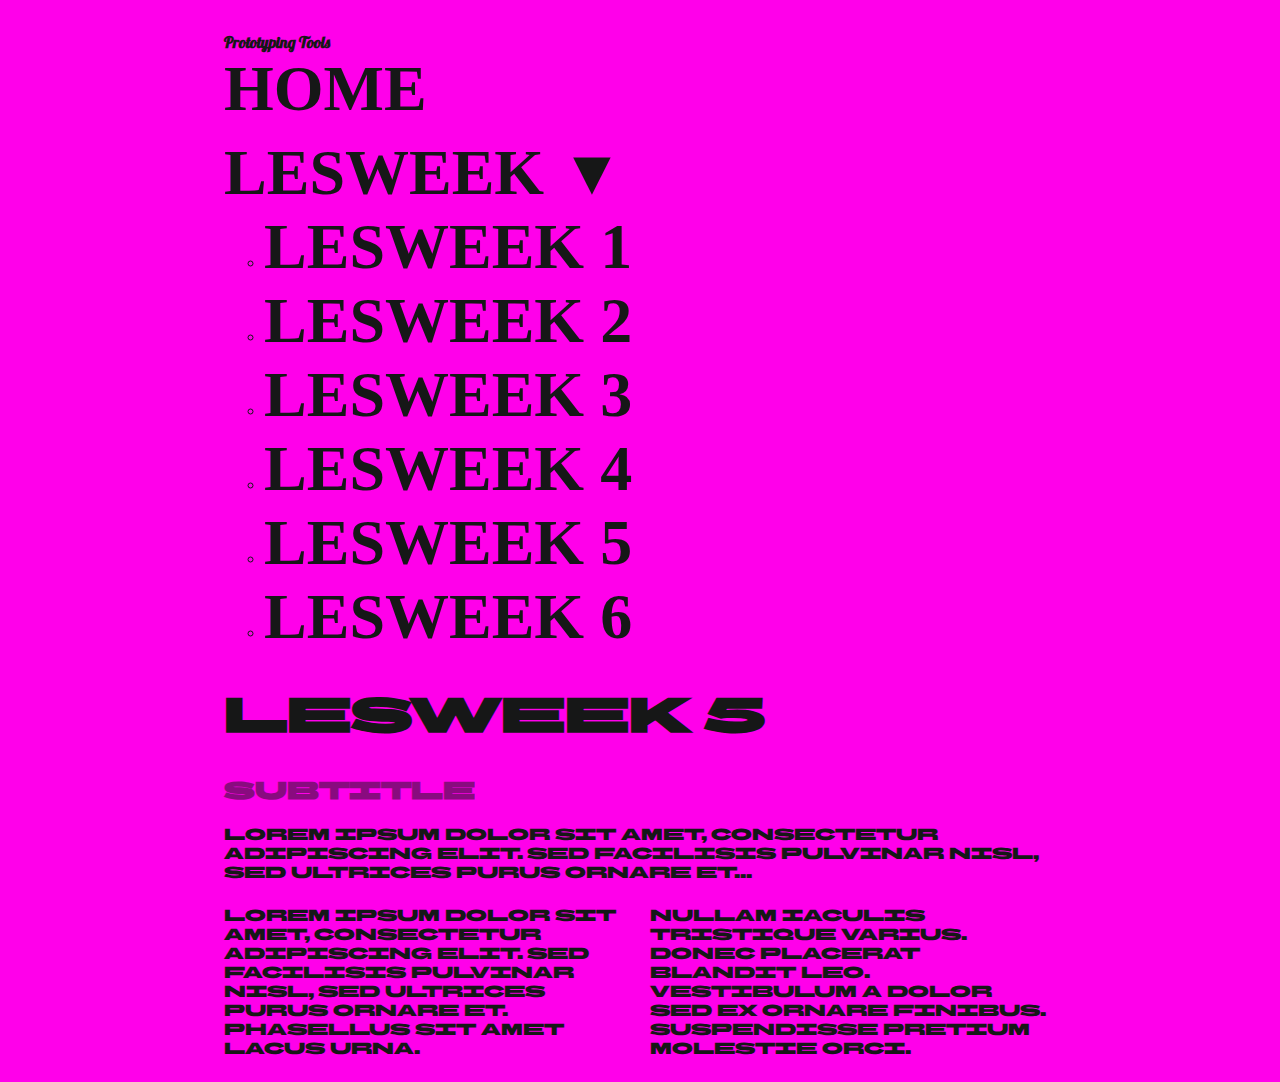
<file: lesweek 5.html>
<html lang="en">
<head>
    <meta charset="UTF-8">
    <meta name="viewport" content="width=device-width, initial-scale=1.0">
    <title>HTML & CSS</title>

    <!-- Link to your CSS file -->
    <link rel="stylesheet" href="assets/styles.css">
    <link rel="stylesheet" href="assets/flexboxes.css">
    <link rel="stylesheet" href="assets/nav.css">
    <link rel="stylesheet" href="assets/typography.css">
</head>
<body>
    <div class="container">
        <div class="title">
            Prototyping Tools
        </div>
        <div>
            <ul class="vertical-buttons">
                <li><a href="index.html">home</a></li>
                <li class="dropdown">
                    <a href="#" class="dropdown-toggle">lesweek ▼</a>
                    <ul class="dropdown-menu">
                        <li><a href="lesweek 1.html">Lesweek 1</a></li>
                        <li><a href="lesweek 2.html">Lesweek 2</a></li>
                        <li><a href="lesweek 3.html">Lesweek 3</a></li>
                        <li><a href="lesweek 4.html">Lesweek 4</a></li>
                        <li><a href="lesweek 5.html" class="active">Lesweek 5</a></li>
                        <li><a href="lesweek 6.html">Lesweek 6</a></li>
                    </ul>
                </li>
            </ul>
        </div>
        <page>
            <h1>Lesweek 5</h1>
            <h2>Subtitle</h2>
            <p>
                Lorem ipsum dolor sit amet, consectetur adipiscing elit. Sed facilisis pulvinar nisl, sed ultrices purus ornare et...
            </p>
            <!-- Flex container with 2 columns -->
            <div class="two-columns">
                <div class="column">
                    <p>
                        Lorem ipsum dolor sit amet, consectetur adipiscing elit. Sed facilisis pulvinar nisl, sed ultrices purus ornare et. Phasellus sit amet lacus urna.
                    </p>
                </div>
                <div class="column">
                    <p>
                        Nullam iaculis tristique varius. Donec placerat blandit leo. Vestibulum a dolor sed ex ornare finibus. Suspendisse pretium molestie orci.
                    </p>
                </div>
            </div>
        </page>
    </div>
</body>
</html>
</file>
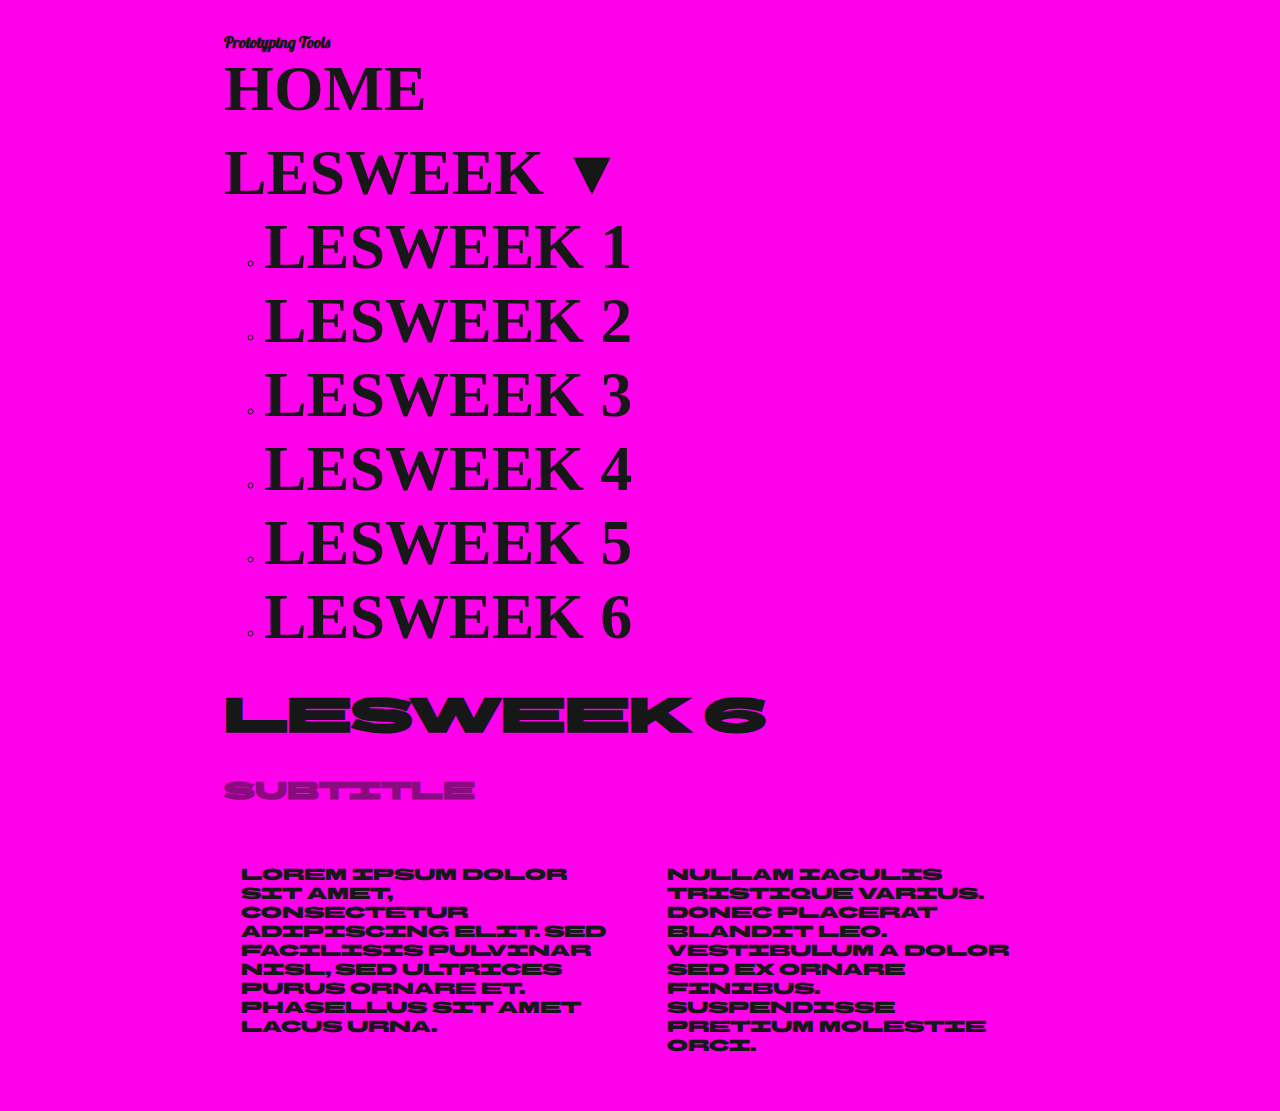
<file: lesweek 6.html>
<html lang="en">
<head>
    <meta charset="UTF-8">
    <meta name="viewport" content="width=device-width, initial-scale=1.0">
    <title>HTML & CSS</title>

    <!-- Link to your CSS file -->
    <link rel="stylesheet" href="assets/styles.css">
    <link rel="stylesheet" href="assets/flexboxes.css">
    <link rel="stylesheet" href="assets/nav.css">
    <link rel="stylesheet" href="assets/typography.css">
        <!-- Inline Editor CSS -->
    <link rel="stylesheet" href="assets/inline-editor.css">
</head>
<body>
    <div class="container">
        <div class="title">
            Prototyping Tools
        </div>
        <div>
            <ul class="vertical-buttons">
                <li><a href="index.html">home</a></li>
                <li class="dropdown">
                    <a href="#" class="dropdown-toggle">lesweek ▼</a>
                    <ul class="dropdown-menu">
                        <li><a href="lesweek 1.html">Lesweek 1</a></li>
                        <li><a href="lesweek 2.html">Lesweek 2</a></li>
                        <li><a href="lesweek 3.html">Lesweek 3</a></li>
                        <li><a href="lesweek 4.html">Lesweek 4</a></li>
                        <li><a href="lesweek 5.html">Lesweek 5</a></li>
                        <li><a href="lesweek 6.html"class="active">Lesweek 6</a></li>
                    </ul>
                </li>
            </ul>
        </div>
        <page>
            <h1>Lesweek 6</h1>
            <h2>Subtitle</h2>
             <!-- Flex container with 2 columns -->
            <div class="two-columns">
                <!-- EDITABLE SECTION 3: Left Column -->
                <div class="column">
                    <div class="editable-section" data-id="column-left">
                        <div class="edit-icon" onclick="enableEdit(this)">
                            <svg viewBox="0 0 24 24">
                                <path d="M3 17.25V21h3.75L17.81 9.94l-3.75-3.75L3 17.25zM20.71 7.04c.39-.39.39-1.02 0-1.41l-2.34-2.34c-.39-.39-1.02-.39-1.41 0l-1.83 1.83 3.75 3.75 1.83-1.83z"/>
                            </svg>
                        </div>
                        <div class="editable-content">
                            <p>
                                Lorem ipsum dolor sit amet, consectetur adipiscing elit. Sed facilisis pulvinar nisl, sed ultrices purus ornare et. Phasellus sit amet lacus urna.
                            </p>
                        </div>
                        <div class="save-controls">
                            <button class="btn-editor btn-save" onclick="saveEdit(this)">Opslaan</button>
                            <button class="btn-editor btn-cancel" onclick="cancelEdit(this)">Annuleren</button>
                        </div>
                    </div>
                </div>

                <!-- EDITABLE SECTION 4: Right Column -->
                <div class="column">
                    <div class="editable-section" data-id="column-right">
                        <div class="edit-icon" onclick="enableEdit(this)">
                            <svg viewBox="0 0 24 24">
                                <path d="M3 17.25V21h3.75L17.81 9.94l-3.75-3.75L3 17.25zM20.71 7.04c.39-.39.39-1.02 0-1.41l-2.34-2.34c-.39-.39-1.02-.39-1.41 0l-1.83 1.83 3.75 3.75 1.83-1.83z"/>
                            </svg>
                        </div>
                        <div class="editable-content">
                            <p>
                                Nullam iaculis tristique varius. Donec placerat blandit leo. Vestibulum a dolor sed ex ornare finibus. Suspendisse pretium molestie orci.
                            </p>
                        </div>
                        <div class="save-controls">
                            <button class="btn-editor btn-save" onclick="saveEdit(this)">Opslaan</button>
                            <button class="btn-editor btn-cancel" onclick="cancelEdit(this)">Annuleren</button>
                        </div>
                    </div>
                </div>
            </div>
        </page>
    </div>

    <!-- Inline Editor JavaScript -->
    <script src="assets/inline-editor.js"></script>
</body>
</html>
</file>
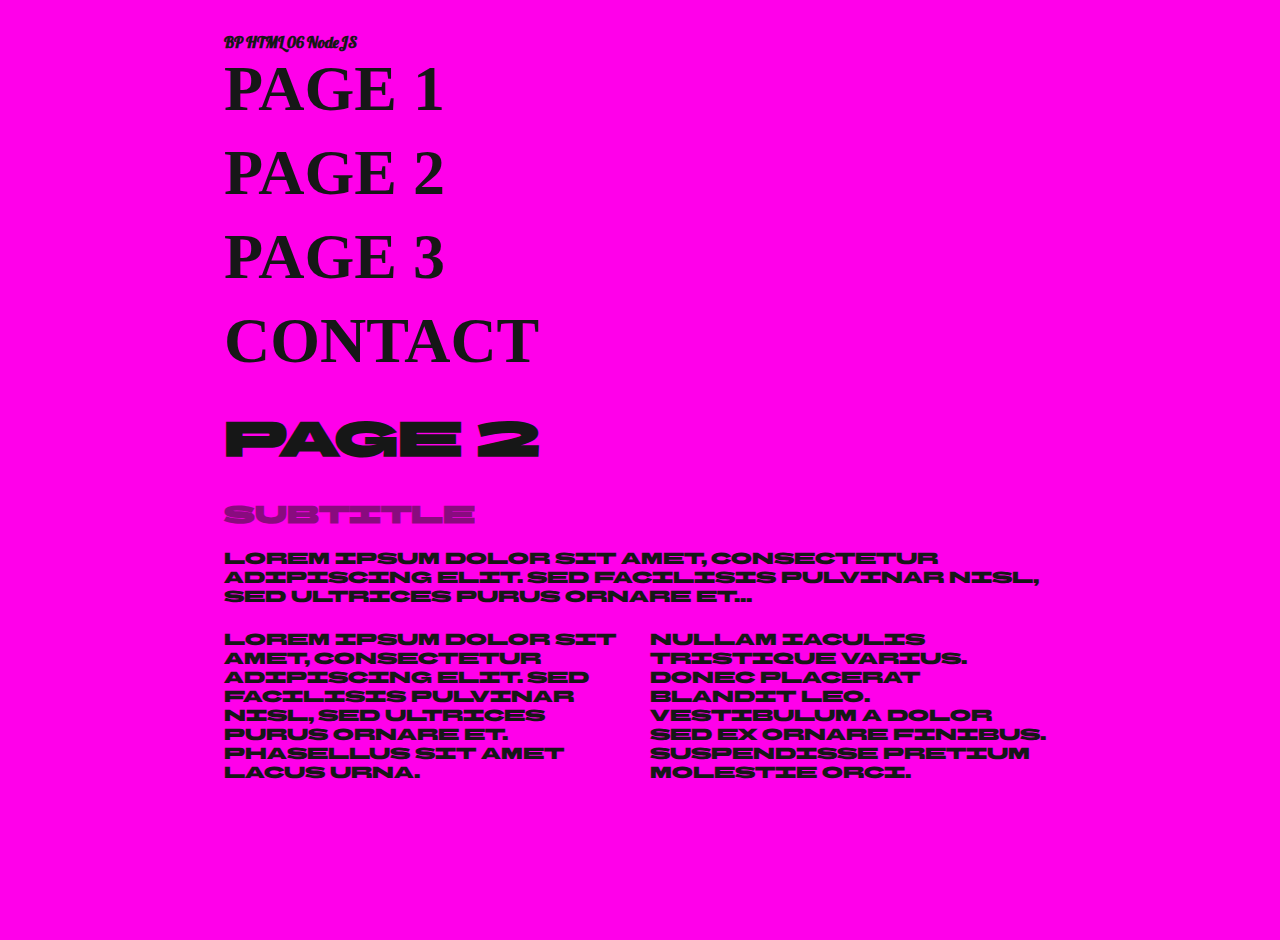
<file: page2.html>
<html lang="en">
<head>
    <meta charset="UTF-8">
    <meta name="viewport" content="width=device-width, initial-scale=1.0">
    <title>Page 2</title>

    <!-- Link to your CSS file -->
    <link rel="stylesheet" href="assets/styles.css">
    <link rel="stylesheet" href="assets/flexboxes.css">
    <link rel="stylesheet" href="assets/nav.css">
    <link rel="stylesheet" href="assets/typography.css">
</head>
<body>
    <div class="container">
        <div class="title">
            BP HTML 06 NodeJS
        </div>
        <div>
            <ul class="vertical-buttons">
                <li><a href="index.html">Page 1</a></li>
                <li><a href="page2.html">Page 2</a></li>
                <li><a href="page3.html">Page 3</a></li>
                <li><a href="contact.html">Contact</a></li>
            </ul>
        </div>
        <page>
            <h1>Page 2</h1>
            <h2>Subtitle</h2>
            <p>
                Lorem ipsum dolor sit amet, consectetur adipiscing elit. Sed facilisis pulvinar nisl, sed ultrices purus ornare et...
            </p>
            <!-- Flex container with 2 columns -->
            <div class="two-columns">
                <div class="column">
                    <p>
                        Lorem ipsum dolor sit amet, consectetur adipiscing elit. Sed facilisis pulvinar nisl, sed ultrices purus ornare et. Phasellus sit amet lacus urna.
                    </p>
                </div>
                <div class="column">
                    <p>
                        Nullam iaculis tristique varius. Donec placerat blandit leo. Vestibulum a dolor sed ex ornare finibus. Suspendisse pretium molestie orci.
                    </p>
                </div>
            </div>
        </page>
    </div>
</body>
</html>
</file>
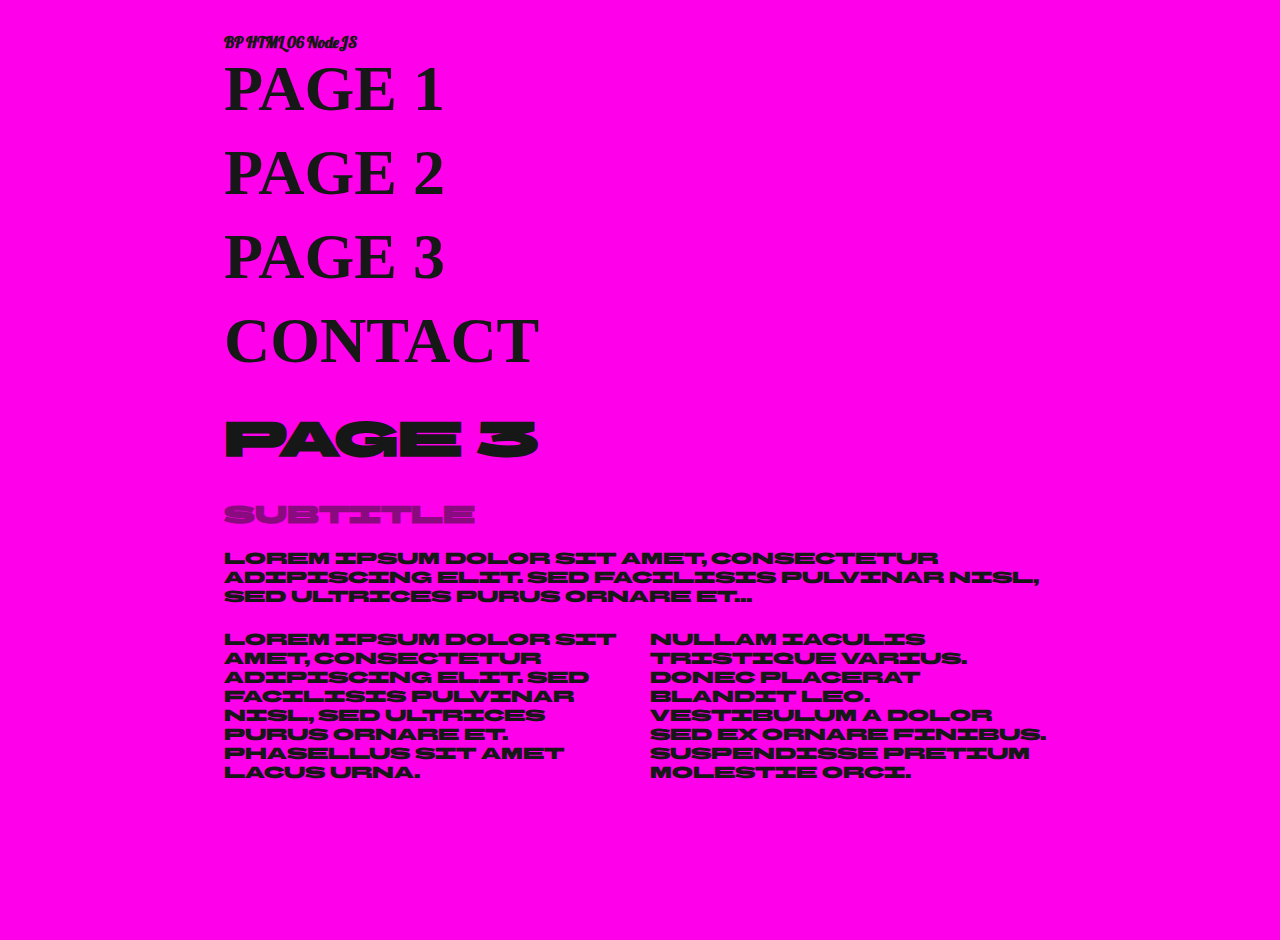
<file: page3.html>
<html lang="en">
<head>
    <meta charset="UTF-8">
    <meta name="viewport" content="width=device-width, initial-scale=1.0">
    <title>Page 3</title>

    <!-- Link to your CSS file -->
    <link rel="stylesheet" href="assets/styles.css">
    <link rel="stylesheet" href="assets/flexboxes.css">
    <link rel="stylesheet" href="assets/nav.css">
    <link rel="stylesheet" href="assets/typography.css">
</head>
<body>
    <div class="container">
        <div class="title">
            BP HTML 06 NodeJS
        </div>
        <div>
            <ul class="vertical-buttons">
                <li><a href="index.html">Page 1</a></li>
                <li><a href="page2.html">Page 2</a></li>
                <li><a href="page3.html">Page 3</a></li>
                <li><a href="contact.html">Contact</a></li>
            </ul>
        </div>
        <page>
            <h1>Page 3</h1>
            <h2>Subtitle</h2>
            <p>
                Lorem ipsum dolor sit amet, consectetur adipiscing elit. Sed facilisis pulvinar nisl, sed ultrices purus ornare et...
            </p>
            <!-- Flex container with 2 columns -->
            <div class="two-columns">
                <div class="column">
                    <p>
                        Lorem ipsum dolor sit amet, consectetur adipiscing elit. Sed facilisis pulvinar nisl, sed ultrices purus ornare et. Phasellus sit amet lacus urna.
                    </p>
                </div>
                <div class="column">
                    <p>
                        Nullam iaculis tristique varius. Donec placerat blandit leo. Vestibulum a dolor sed ex ornare finibus. Suspendisse pretium molestie orci.
                    </p>
                </div>
            </div>
        </page>
    </div>
</body>
</html>
</file>
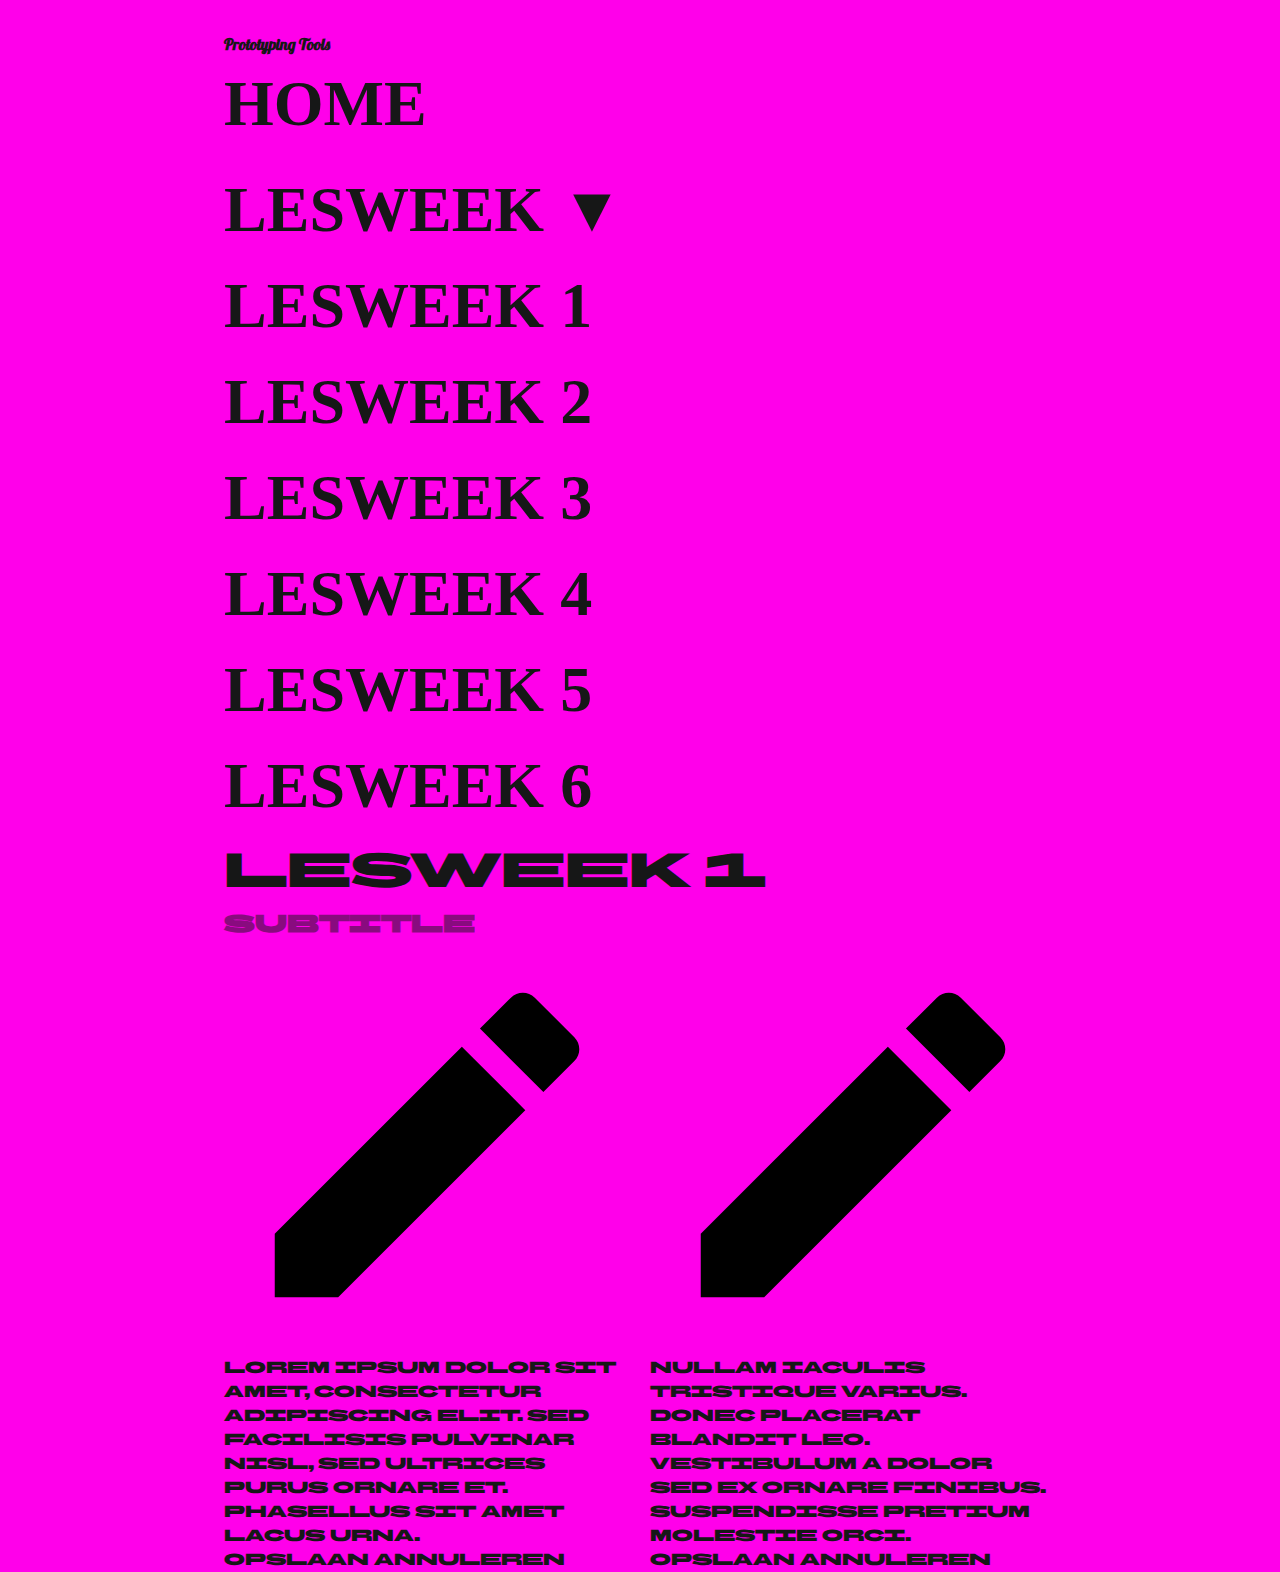
<file: week1.html>
<!DOCTYPE html>
<html lang="en">
<head>
  <meta charset="UTF-8" />
  <meta name="viewport" content="width=device-width, initial-scale=1.0" />
  <title>Tailwind Fonts Overview</title>
  <link href="./dist/output.css" rel="stylesheet">
  <link rel="stylesheet" href="assets/styles.css">
  <link rel="stylesheet" href="assets/flexboxes.css">
  <link rel="stylesheet" href="assets/nav.css">
  <link rel="stylesheet" href="assets/typography.css">
</head>
<body>
    <div class="container">
        <div class="title">
            Prototyping Tools
        </div>
        <div>
            <ul class="vertical-buttons">
                <li><a href="index.html">home</a></li>
                <li class="dropdown">
                    <a href="#" class="dropdown-toggle">lesweek ▼</a>
                    <ul class="dropdown-menu">
                        <li><a href="lesweek 1.html" class="active">Lesweek 1</a></li>
                        <li><a href="lesweek 2.html">Lesweek 2</a></li>
                        <li><a href="lesweek 3.html">Lesweek 3</a></li>
                        <li><a href="lesweek 4.html">Lesweek 4</a></li>
                        <li><a href="lesweek 5.html">Lesweek 5</a></li>
                        <li><a href="lesweek 6.html">Lesweek 6</a></li>
                    </ul>
                </li>
            </ul>
        </div>
        <page>
            <h1>Lesweek 1</h1>
            <h2>Subtitle</h2>

            <!-- Flex container with 2 columns -->
            <div class="two-columns">
                <!-- EDITABLE SECTION 3: Left Column -->
                <div class="column">
                    <div class="editable-section" data-id="column-left">
                        <div class="edit-icon" onclick="enableEdit(this)">
                            <svg viewBox="0 0 24 24">
                                <path d="M3 17.25V21h3.75L17.81 9.94l-3.75-3.75L3 17.25zM20.71 7.04c.39-.39.39-1.02 0-1.41l-2.34-2.34c-.39-.39-1.02-.39-1.41 0l-1.83 1.83 3.75 3.75 1.83-1.83z"/>
                            </svg>
                        </div>
                        <div class="editable-content">
                            <p>
                                Lorem ipsum dolor sit amet, consectetur adipiscing elit. Sed facilisis pulvinar nisl, sed ultrices purus ornare et. Phasellus sit amet lacus urna.
                            </p>
                        </div>
                        <div class="save-controls">
                            <button class="btn-editor btn-save" onclick="saveEdit(this)">Opslaan</button>
                            <button class="btn-editor btn-cancel" onclick="cancelEdit(this)">Annuleren</button>
                        </div>
                    </div>
                </div>

                <!-- EDITABLE SECTION 4: Right Column -->
                <div class="column">
                    <div class="editable-section" data-id="column-right">
                        <div class="edit-icon" onclick="enableEdit(this)">
                            <svg viewBox="0 0 24 24">
                                <path d="M3 17.25V21h3.75L17.81 9.94l-3.75-3.75L3 17.25zM20.71 7.04c.39-.39.39-1.02 0-1.41l-2.34-2.34c-.39-.39-1.02-.39-1.41 0l-1.83 1.83 3.75 3.75 1.83-1.83z"/>
                            </svg>
                        </div>
                        <div class="editable-content">
                            <p>
                                Nullam iaculis tristique varius. Donec placerat blandit leo. Vestibulum a dolor sed ex ornare finibus. Suspendisse pretium molestie orci.
                            </p>
                        </div>
                        <div class="save-controls">
                            <button class="btn-editor btn-save" onclick="saveEdit(this)">Opslaan</button>
                            <button class="btn-editor btn-cancel" onclick="cancelEdit(this)">Annuleren</button>
                        </div>
                    </div>
                </div>
            </div>
        </page>
    </div>

    <!-- Inline Editor JavaScript -->
    <script src="assets/inline-editor.js"></script>
</body>
</html>
</file>
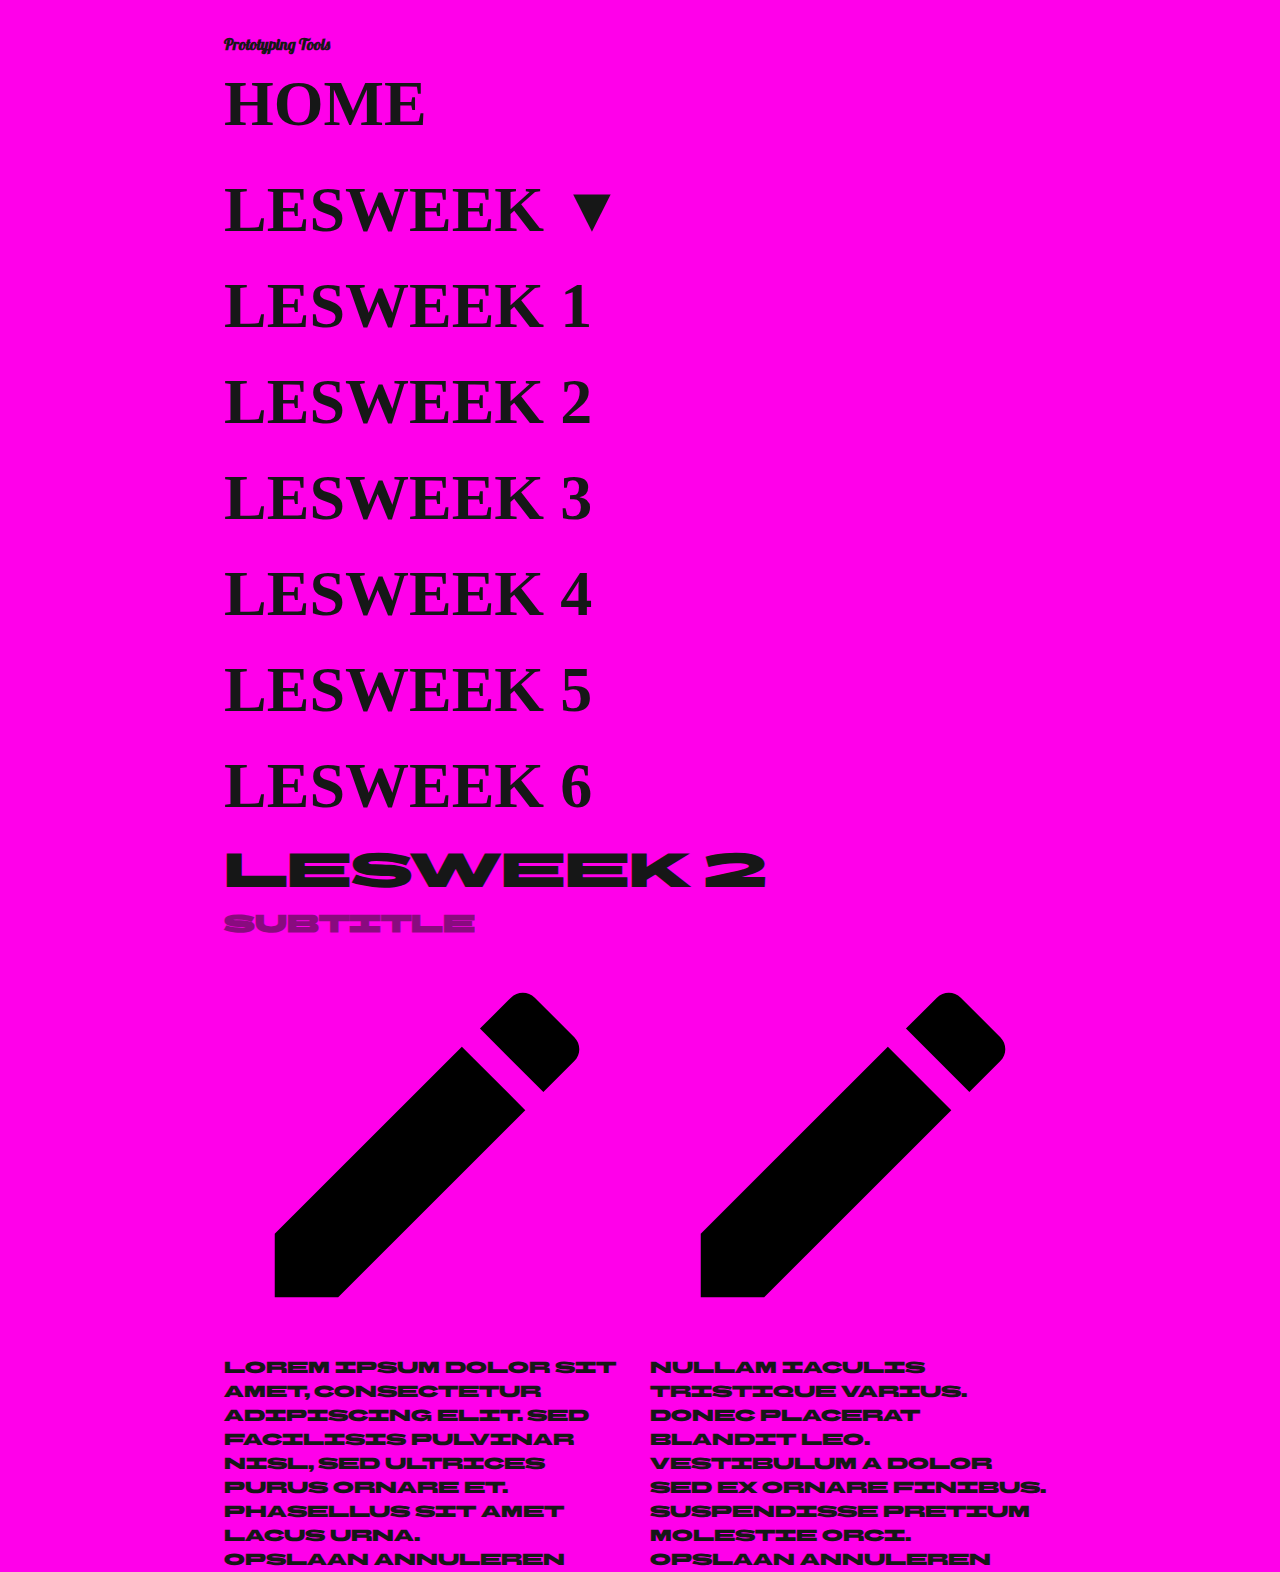
<file: week2.html>
<!DOCTYPE html>
<html lang="en">
<head>
  <meta charset="UTF-8" />
  <meta name="viewport" content="width=device-width, initial-scale=1.0" />
  <title>Tailwind Fonts Overview</title>
  <link href="./dist/output.css" rel="stylesheet">
  <link rel="stylesheet" href="assets/styles.css">
  <link rel="stylesheet" href="assets/flexboxes.css">
  <link rel="stylesheet" href="assets/nav.css">
  <link rel="stylesheet" href="assets/typography.css">
</head>
<body>
    <div class="container">
        <div class="title">
            Prototyping Tools
        </div>
        <div>
            <ul class="vertical-buttons">
                <li><a href="index.html">home</a></li>
                <li class="dropdown">
                    <a href="#" class="dropdown-toggle">lesweek ▼</a>
                    <ul class="dropdown-menu">
                        <li><a href="lesweek 1.html">Lesweek 1</a></li>
                        <li><a href="lesweek 2.html" class="active">Lesweek 2</a></li>
                        <li><a href="lesweek 3.html">Lesweek 3</a></li>
                        <li><a href="lesweek 4.html">Lesweek 4</a></li>
                        <li><a href="lesweek 5.html">Lesweek 5</a></li>
                        <li><a href="lesweek 6.html">Lesweek 6</a></li>
                    </ul>
                </li>
            </ul>
        </div>
        <page>
            <h1>Lesweek 2</h1>
            <h2>Subtitle</h2>

            <!-- Flex container with 2 columns -->
            <div class="two-columns">
                <!-- EDITABLE SECTION 3: Left Column -->
                <div class="column">
                    <div class="editable-section" data-id="column-left">
                        <div class="edit-icon" onclick="enableEdit(this)">
                            <svg viewBox="0 0 24 24">
                                <path d="M3 17.25V21h3.75L17.81 9.94l-3.75-3.75L3 17.25zM20.71 7.04c.39-.39.39-1.02 0-1.41l-2.34-2.34c-.39-.39-1.02-.39-1.41 0l-1.83 1.83 3.75 3.75 1.83-1.83z"/>
                            </svg>
                        </div>
                        <div class="editable-content">
                            <p>
                                Lorem ipsum dolor sit amet, consectetur adipiscing elit. Sed facilisis pulvinar nisl, sed ultrices purus ornare et. Phasellus sit amet lacus urna.
                            </p>
                        </div>
                        <div class="save-controls">
                            <button class="btn-editor btn-save" onclick="saveEdit(this)">Opslaan</button>
                            <button class="btn-editor btn-cancel" onclick="cancelEdit(this)">Annuleren</button>
                        </div>
                    </div>
                </div>

                <!-- EDITABLE SECTION 4: Right Column -->
                <div class="column">
                    <div class="editable-section" data-id="column-right">
                        <div class="edit-icon" onclick="enableEdit(this)">
                            <svg viewBox="0 0 24 24">
                                <path d="M3 17.25V21h3.75L17.81 9.94l-3.75-3.75L3 17.25zM20.71 7.04c.39-.39.39-1.02 0-1.41l-2.34-2.34c-.39-.39-1.02-.39-1.41 0l-1.83 1.83 3.75 3.75 1.83-1.83z"/>
                            </svg>
                        </div>
                        <div class="editable-content">
                            <p>
                                Nullam iaculis tristique varius. Donec placerat blandit leo. Vestibulum a dolor sed ex ornare finibus. Suspendisse pretium molestie orci.
                            </p>
                        </div>
                        <div class="save-controls">
                            <button class="btn-editor btn-save" onclick="saveEdit(this)">Opslaan</button>
                            <button class="btn-editor btn-cancel" onclick="cancelEdit(this)">Annuleren</button>
                        </div>
                    </div>
                </div>
            </div>
        </page>
    </div>

    <!-- Inline Editor JavaScript -->
    <script src="assets/inline-editor.js"></script>
</body>
</html>
</file>
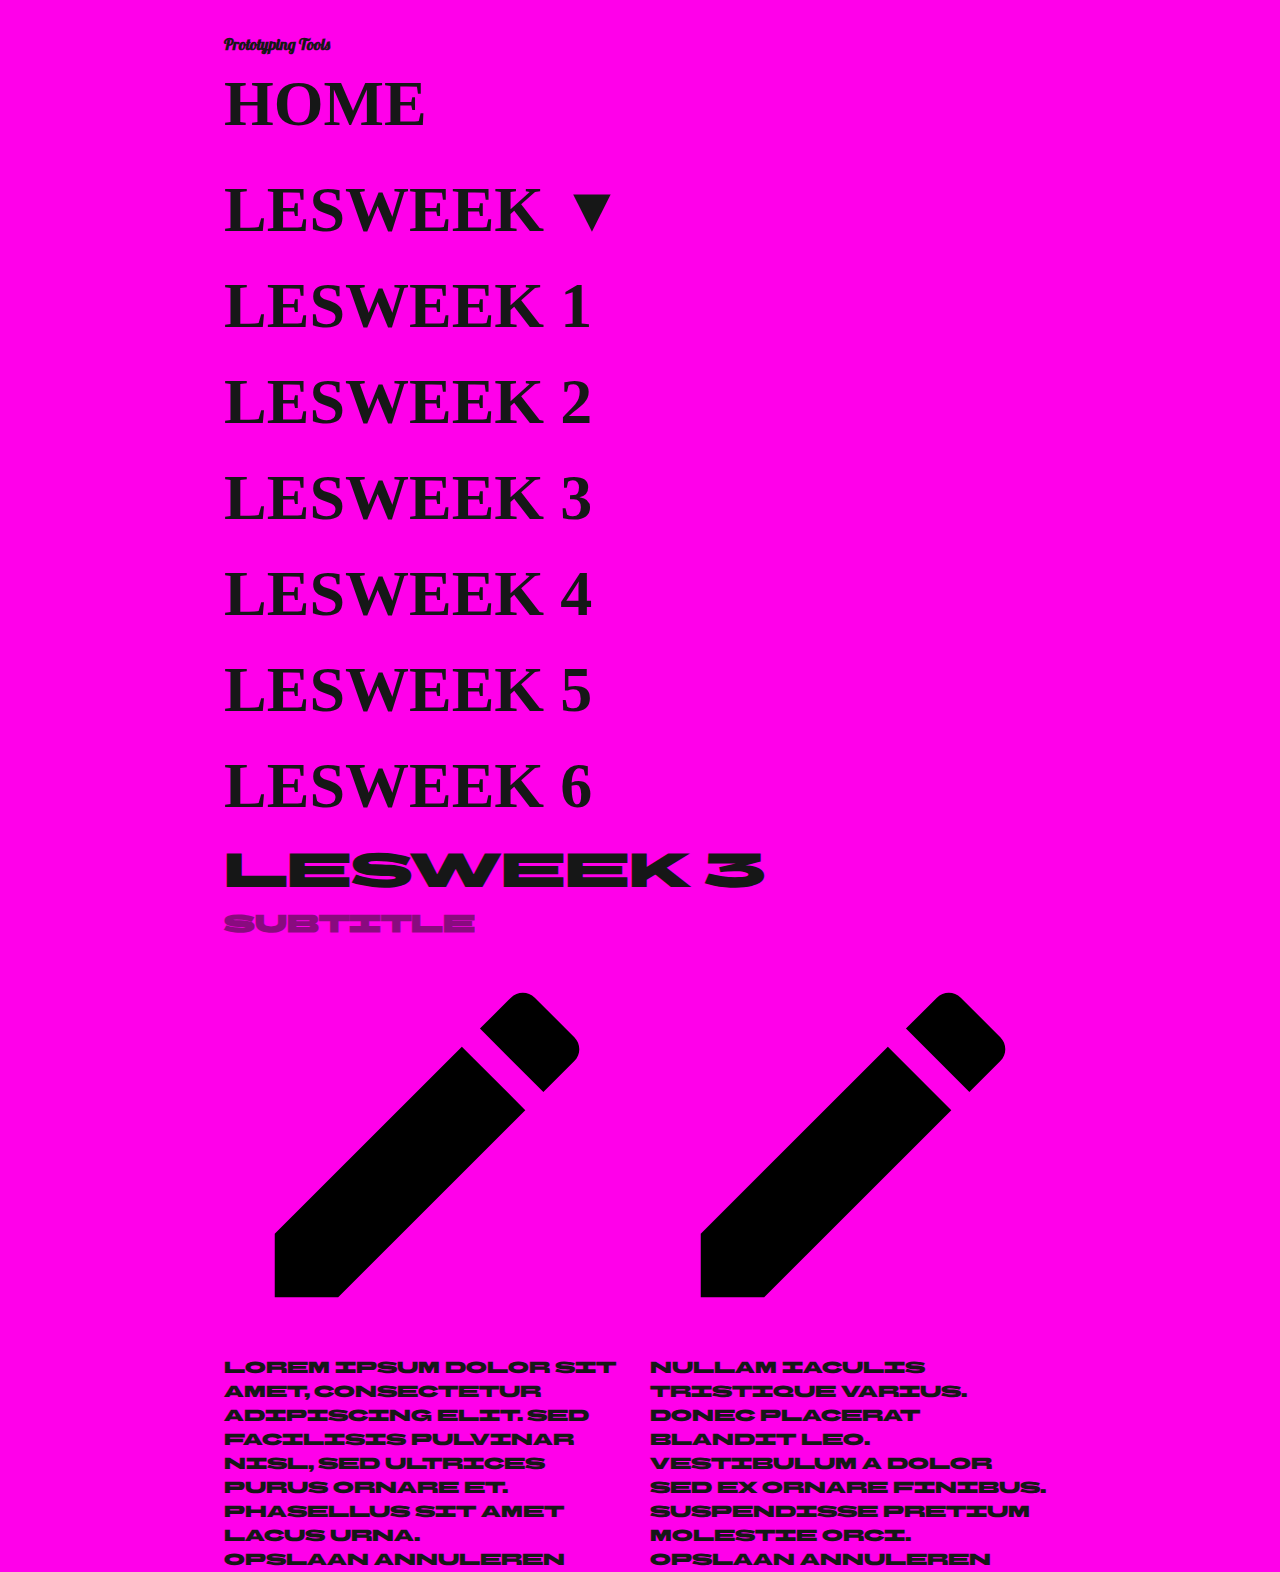
<file: week3.html>
<!DOCTYPE html>
<html lang="en">
<head>
  <meta charset="UTF-8" />
  <meta name="viewport" content="width=device-width, initial-scale=1.0" />
  <title>Tailwind Fonts Overview</title>
  <link href="./dist/output.css" rel="stylesheet">
  <link rel="stylesheet" href="assets/styles.css">
  <link rel="stylesheet" href="assets/flexboxes.css">
  <link rel="stylesheet" href="assets/nav.css">
  <link rel="stylesheet" href="assets/typography.css">
</head>
<body>
    <div class="container">
        <div class="title">
            Prototyping Tools
        </div>
        <div>
            <ul class="vertical-buttons">
                <li><a href="index.html">home</a></li>
                <li class="dropdown">
                    <a href="#" class="dropdown-toggle">lesweek ▼</a>
                    <ul class="dropdown-menu">
                        <li><a href="lesweek 1.html">Lesweek 1</a></li>
                        <li><a href="lesweek 2.html">Lesweek 2</a></li>
                        <li><a href="lesweek 3.html" class="active">Lesweek 3</a></li>
                        <li><a href="lesweek 4.html">Lesweek 4</a></li>
                        <li><a href="lesweek 5.html">Lesweek 5</a></li>
                        <li><a href="lesweek 6.html">Lesweek 6</a></li>
                    </ul>
                </li>
            </ul>
        </div>
        <page>
            <h1>Lesweek 3</h1>
            <h2>Subtitle</h2>
            <!-- Flex container with 2 columns -->
            <div class="two-columns">
                <!-- EDITABLE SECTION 3: Left Column -->
                <div class="column">
                    <div class="editable-section" data-id="column-left">
                        <div class="edit-icon" onclick="enableEdit(this)">
                            <svg viewBox="0 0 24 24">
                                <path d="M3 17.25V21h3.75L17.81 9.94l-3.75-3.75L3 17.25zM20.71 7.04c.39-.39.39-1.02 0-1.41l-2.34-2.34c-.39-.39-1.02-.39-1.41 0l-1.83 1.83 3.75 3.75 1.83-1.83z"/>
                            </svg>
                        </div>
                        <div class="editable-content">
                            <p>
                                Lorem ipsum dolor sit amet, consectetur adipiscing elit. Sed facilisis pulvinar nisl, sed ultrices purus ornare et. Phasellus sit amet lacus urna.
                            </p>
                        </div>
                        <div class="save-controls">
                            <button class="btn-editor btn-save" onclick="saveEdit(this)">Opslaan</button>
                            <button class="btn-editor btn-cancel" onclick="cancelEdit(this)">Annuleren</button>
                        </div>
                    </div>
                </div>

                <!-- EDITABLE SECTION 4: Right Column -->
                <div class="column">
                    <div class="editable-section" data-id="column-right">
                        <div class="edit-icon" onclick="enableEdit(this)">
                            <svg viewBox="0 0 24 24">
                                <path d="M3 17.25V21h3.75L17.81 9.94l-3.75-3.75L3 17.25zM20.71 7.04c.39-.39.39-1.02 0-1.41l-2.34-2.34c-.39-.39-1.02-.39-1.41 0l-1.83 1.83 3.75 3.75 1.83-1.83z"/>
                            </svg>
                        </div>
                        <div class="editable-content">
                            <p>
                                Nullam iaculis tristique varius. Donec placerat blandit leo. Vestibulum a dolor sed ex ornare finibus. Suspendisse pretium molestie orci.
                            </p>
                        </div>
                        <div class="save-controls">
                            <button class="btn-editor btn-save" onclick="saveEdit(this)">Opslaan</button>
                            <button class="btn-editor btn-cancel" onclick="cancelEdit(this)">Annuleren</button>
                        </div>
                    </div>
                </div>
            </div>
        </page>
    </div>

    <!-- Inline Editor JavaScript -->
    <script src="assets/inline-editor.js"></script>
</body>
</html>
</file>
<file: assets/exact-mac-template.css>
* {
  margin: 0;
  padding: 0;
  box-sizing: border-box;
}

:root {
  --bg-primary: #ffffff;
  --bg-secondary: #f0f4f8;
  --text-primary: #000000;
  --text-secondary: #666666;
  --border-color: #e0e0e0;
  --header-bg: #ffffff;
  --scrollbar-bg: #f0f0f0;
  --scrollbar-track-border: #000000;
}

html.dark-mode {
  --bg-primary: #1a1a1a;
  --bg-secondary: #0f1419;
  --text-primary: #ffffff;
  --text-secondary: #b0b0b0;
  --border-color: #333333;
  --header-bg: #1a1a1a;
  --scrollbar-bg: #2a2a2a;
  --scrollbar-track-border: #ffffff;
}

@keyframes pageIn {
  from {
    opacity: 0;
    transform: translateY(20px);
  }
  to {
    opacity: 1;
    transform: translateY(0);
  }
}

html {
  font-size: 62.5%;
}

body {
  font-family: -apple-system, BlinkMacSystemFont, 'Segoe UI', 'Helvetica Neue', sans-serif;
  background-color: var(--bg-primary);
  color: var(--text-primary);
  overflow: hidden;
  transition: background-color 0.3s ease, color 0.3s ease;
}

.site-container {
  height: 100vh;
  overflow-x: hidden;
  overflow-y: scroll;
  position: relative;
  animation: pageIn 0.6s ease-out;
}

/* Scrollbar styling */
.site-container::-webkit-scrollbar {
  width: 24px;
}

.site-container::-webkit-scrollbar-track {
  background: url("data:image/svg+xml,%3Csvg xmlns='http://www.w3.org/2000/svg' width='6' height='6'%3E%3Crect width='3' height='3' fill='%23f0f0f0'/%3E%3Crect x='3' y='3' width='3' height='3' fill='%23f0f0f0'/%3E%3C/svg%3E");
  background-size: 6px;
  border-left: 4px solid var(--scrollbar-track-border);
}

.site-container::-webkit-scrollbar-thumb {
  background: var(--scrollbar-bg);
  border: 4px solid var(--bg-primary);
  border-radius: 8px;
  transition: background 0.3s ease;
}

.site-container::-webkit-scrollbar-thumb:hover {
  background: #999999;
}

/* Header */
.header {
  position: fixed;
  top: 0;
  left: 0;
  right: 0;
  background: var(--header-bg);
  border-bottom: 1px solid var(--border-color);
  padding: 1.5rem 4rem;
  display: flex;
  justify-content: space-between;
  align-items: center;
  z-index: 1000;
  width: calc(100% - 80px);
  transition: background-color 0.3s ease, border-color 0.3s ease;
}

.logo-wrapper {
  font-size: 2rem;
  font-weight: bold;
  text-decoration: none;
  color: var(--text-primary);
  transition: color 0.3s ease;
}

.logo-container {
  display: flex;
  align-items: center;
  gap: 1rem;
}

.logo-text {
  font-size: 1.4rem;
  font-weight: 500;
  color: var(--text-secondary);
  letter-spacing: 0.5px;
  transition: color 0.3s ease;
}

.nav-menu {
  display: flex;
  gap: 3rem;
  align-items: center;
}

.nav-link {
  text-decoration: none;
  color: var(--text-primary);
  font-weight: 500;
  font-size: 1.6rem;
  position: relative;
  transition: opacity 0.2s ease, color 0.3s ease;
}

.nav-link:hover {
  opacity: 0.6;
}

/* Hero section */
.hero {
  padding-top: 8rem;
  padding: 8rem 4rem 4rem 4rem;
  text-align: center;
}

.hero h1 {
  font-size: 5rem;
  font-weight: 700;
  margin-bottom: 1rem;
  letter-spacing: -1px;
  color: var(--text-primary);
  transition: color 0.3s ease;
}

.hero p {
  font-size: 1.8rem;
  color: var(--text-secondary);
  max-width: 600px;
  margin: 0 auto;
  line-height: 1.6;
  transition: color 0.3s ease;
}

/* Sections */
.section {
  padding: 4rem;
  padding-top: 6rem;
}

.section h2 {
  font-size: 3rem;
  font-weight: 700;
  margin-bottom: 3rem;
  text-align: left;
  color: var(--text-primary);
  transition: color 0.3s ease;
}

.section-header {
  display: flex;
  justify-content: space-between;
  align-items: center;
  margin-bottom: 3rem;
}

.section-header h2 {
  margin: 0;
  color: var(--text-primary);
  transition: color 0.3s ease;
}

.section-header a {
  color: var(--text-primary);
  text-decoration: none;
  font-size: 1.4rem;
  font-weight: 500;
  transition: color 0.3s ease;
}

/* Modal wrapper styles */
.modal-list {
  position: relative;
  min-height: 500px;
}

.modal-wrapper {
  position: absolute;
  width: 320px;
  background: #ffffff;
  border: 1px solid #e0e0e0;
  border-radius: 8px;
  overflow: hidden;
  box-shadow: 0 4px 20px rgba(0, 0, 0, 0.1);
  cursor: pointer;
  transition: box-shadow 0.3s ease, transform 0.2s ease;
}

.modal-wrapper:hover {
  box-shadow: 0 12px 40px rgba(0, 0, 0, 0.15);
  transform: translateY(-2px);
}

/* Modal header with Mac window buttons */
.modal-header {
  background: linear-gradient(135deg, #f5f5f5 0%, #efefef 100%);
  padding: 1.2rem 1.5rem;
  border-bottom: 1px solid #d0d0d0;
  display: flex;
  align-items: center;
  gap: 1rem;
  transition: background 0.3s ease, border-color 0.3s ease;
}

html.dark-mode .modal-header {
  background: linear-gradient(135deg, #2a2a2a 0%, #232323 100%);
  border-bottom-color: #3a3a3a;
}

.button-circles-wrap {
  display: flex;
  gap: 0.6rem;
}

.button-circle {
  width: 12px;
  height: 12px;
  border-radius: 50%;
}

.button-circle:nth-child(1) {
  background: #ff5f56;
}

.button-circle:nth-child(2) {
  background: #ffbd2e;
}

.button-circle:nth-child(3) {
  background: #27c93f;
}

.flex-center {
  display: flex;
  gap: 1rem;
  font-size: 1.1rem;
  color: #888888;
  margin-left: auto;
  transition: color 0.3s ease;
}

html.dark-mode .flex-center {
  color: #666666;
}

.flex-center > div {
  font-weight: 500;
}

/* Modal thumbnail */
.modal-thumbnail {
  width: 100%;
  height: 200px;
  background-size: cover;
  background-position: center;
  background-color: #f0f0f0;
  transition: background-color 0.3s ease;
}

html.dark-mode .modal-thumbnail {
  background-color: #2a2a2a;
}

/* Modal body */
.modal-body {
  padding: 1.5rem;
}

.modal-body h3 {
  font-size: 1.8rem;
  font-weight: 700;
  margin-bottom: 1rem;
  color: var(--text-primary);
  transition: color 0.3s ease;
}

.modal-body p {
  font-size: 1.3rem;
  line-height: 1.6;
  color: var(--text-secondary);
  margin-bottom: 1.5rem;
  transition: color 0.3s ease;
}

/* Button styles */
.button {
  display: inline-block;
  padding: 0.8rem 1.6rem;
  background: var(--text-primary);
  color: var(--bg-primary);
  text-decoration: none;
  border-radius: 6px;
  font-weight: 600;
  font-size: 1.3rem;
  cursor: pointer;
  border: none;
  transition: all 0.2s ease;
}

.button:hover {
  background: var(--text-secondary);
  transform: scale(1.02);
}

.tag {
  display: inline-block;
  padding: 0.5rem 1rem;
  background: var(--border-color);
  color: var(--text-primary);
  border-radius: 4px;
  font-size: 1.2rem;
  text-decoration: none;
  transition: background 0.3s ease, color 0.3s ease;
}
  margin-top: 0.5rem;
}

.tag:hover {
  background: #e0e0e0;
}

/* Row spacing */
.row-space-between {
  display: flex;
  justify-content: space-between;
  align-items: center;
  gap: 1rem;
}

/* Footer */
.footer-section {
  background: linear-gradient(135deg, #f5f5f5 0%, #ffffff 100%);
  border-top: 1px solid #e0e0e0;
  padding: 3rem 4rem;
  text-align: center;
  margin-top: 4rem;
  transition: background 0.3s ease, border-color 0.3s ease;
}

html.dark-mode .footer-section {
  background: linear-gradient(135deg, #2a2a2a 0%, #1a1a1a 100%);
  border-top-color: #3a3a3a;
}

.footer {
  font-size: 1.3rem;
  color: #888888;
  line-height: 1.6;
  display: flex;
  align-items: center;
  justify-content: center;
  gap: 2rem;
  transition: color 0.3s ease;
}

html.dark-mode .footer {
  color: #888888;
}

.footer a {
  color: var(--text-primary);
  text-decoration: none;
  font-weight: 600;
  transition: color 0.3s ease;
}

.footer a:hover {
  text-decoration: underline;
}

.footer-link {
  color: var(--text-primary);
  text-decoration: none;
  font-weight: 600;
  padding: 0.5rem 1rem;
  border: 1px solid var(--border-color);
  border-radius: 4px;
  transition: all 0.3s ease;
}

.footer-link:hover {
  background: var(--text-primary);
  color: #ffffff;
  border-color: #000000;
}

/* Click to top positioning */
.click-to-top {
  cursor: pointer;
}

/* Positioning for desktop layout */
@media screen and (min-width: 991px) {
  .click-to-top:nth-child(1) {
    top: 0;
    left: 50px;
    z-index: 1;
  }

  .click-to-top:nth-child(2) {
    top: 100px;
    right: 0;
    z-index: 2;
  }

  .click-to-top:nth-child(3) {
    left: 50px;
    top: 250px;
    z-index: 3;
  }

  .click-to-top:nth-child(4) {
    left: auto;
    top: 350px;
    right: 70px;
    z-index: 4;
  }

  .click-to-top:nth-child(5) {
    top: 50px;
    right: 200px;
    z-index: 5;
  }

  .click-to-top:nth-child(6) {
    top: 400px;
    left: 300px;
    z-index: 6;
  }

  .click-to-top:nth-child(7) {
    top: 200px;
    right: 50px;
    z-index: 7;
  }

  .click-to-top:nth-child(8) {
    top: 450px;
    right: 300px;
    z-index: 8;
  }

  .click-to-top:nth-child(9) {
    top: 100px;
    left: 350px;
    z-index: 9;
  }

  .click-to-top:nth-child(10) {
    top: 550px;
    left: 100px;
    z-index: 10;
  }
}

/* Responsive */
@media (max-width: 768px) {
  .header {
    padding: 1rem 1.5rem;
    width: calc(100% - 30px);
  }

  .nav-menu {
    gap: 1.5rem;
    font-size: 1.4rem;
  }

  .section {
    padding: 2rem;
  }

  .modal-wrapper {
    position: static;
    width: 100%;
    margin-bottom: 2rem;
  }

  .hero h1 {
    font-size: 2.8rem;
  }
}
</file>
<file: public/assets/styles.css>
@import url('https://fonts.googleapis.com/css2?family=Roboto:ital,wght@0,100;0,300;0,400;0,500;0,700;0,900;1,100;1,300;1,400;1,500;1,700;1,900&display=swap');
@import url('https://fonts.googleapis.com/css2?family=Montserrat:ital,wght@0,100..900;1,100..900&family=Roboto:ital,wght@0,100;0,300;0,400;0,500;0,700;0,900;1,100;1,300;1,400;1,500;1,700;1,900&display=swap');

@tailwind base;
@tailwind components;
@tailwind utilities;


body{
    background-color: antiquewhite;
    color: #161717;
    height:auto;
    min-height:100vh;
}
/* Container styling */
.container {
    font-family: 'Roboto';
    max-width: 65vw;
    margin-left: auto;
    margin-right: auto;
}

.title {
    font-family: 'Montserrat';
    font-size: 1em;
    font-weight: bold;
    text-transform: capitalize;
    margin-top: 2em;
}
</file>
<file: public/assets/flexboxes.css>
.two-columns {
    display: flex;
    gap: 20px; /* spacing between columns */
}

.column {
    flex: 1; /* each column takes equal space */
}
</file>
<file: public/assets/nav.css>
/* Navigation */

.vertical-buttons {
    font-family: 'Montserrat';
    text-transform: uppercase;
    font-weight: bold;
    list-style: none;
    padding: 0;
    margin: 0;
    display: flex;
    flex-direction: column; /* stack vertically */
    gap: 10px; /* space between buttons */
}

.vertical-buttons li a {
    display: block;           /* makes the entire link clickable */
    padding: 0px 0px;
    background-color: inherit;
    color: inherit;
    text-decoration: none;
    border-radius: 6px;
    text-align: left;
    font-size: 4em;
}

.vertical-buttons li a:hover {
    text-decoration: underline;
}
</file>
<file: public/assets/typography.css>
p{
    margin-top: .5em;
}
h1{ 
    font-size: 3em;
    font-weight: extrabold;
}
h2{ 
    font-size: 1.5em;
    font-weight: bold;
    opacity: .5; 
}
</file>
<file: assets/styles.css>
@import url('https://fonts.googleapis.com/css2?family=BBH+Sans+Bartle&family=BBH+Sans+Bogle&family=Lobster&display=swap');@import url('https://fonts.googleapis.com/css2?family=BBH+Sans+Bartle&family=BBH+Sans+Bogle&display=swap');
body{
    background-color: rgb(255, 0, 234);
    color: #161717;
    height:auto;
    min-height:100vh;
}
/* Container styling */
.container {
    font-family: 'BBH Sans Bartle', sans-serif ;
    max-width: 65vw;
    margin-left: auto;
    margin-right: auto;
}

.title {
    font-family: 'Lobster', sans-serif ;
    font-size: 1em;
    font-weight: bold;
    text-transform: capitalize;
    margin-top: 2em;
}
</file>
<file: assets/flexboxes.css>
.two-columns {
    display: flex;
    gap: 20px; /* spacing between columns */
}

.column {
    flex: 1; /* each column takes equal space */
}
</file>
<file: assets/nav.css>
/* Navigation */

.vertical-buttons {
    font-family: 'Montserrat';
    text-transform: uppercase;
    font-weight: bold;
    list-style: none;
    padding: 0;
    margin: 0;
    display: flex;
    flex-direction: column; /* stack vertically */
    gap: 10px; /* space between buttons */
}

.vertical-buttons li a {
    display: block;           /* makes the entire link clickable */
    padding: 0px 0px;
    background-color: inherit;
    color: inherit;
    text-decoration: none;
    border-radius: 6px;
    text-align: left;
    font-size: 4em;
}

.vertical-buttons li a:hover {
    text-decoration: underline;
}
</file>
<file: assets/typography.css>
p{
    margin-top: .5em;
}
h1{ 
    font-size: 3em;
    font-weight: extrabold;
}
h2{ 
    font-size: 1.5em;
    font-weight: bold;
    opacity: .5; 
}
</file>
<file: assets/forms.css>
form {
    margin: 0 auto;
    display: flex;
    flex-direction: column;
    gap: 15px;
}

label {
    font-weight: bold;
}

input, textarea {
    padding: 10px;
    font-size: 16px;
    border-radius: 4px;
    border: 1px solid #ccc;
    width: 100%;
    box-sizing: border-box;
}

button {
    padding: 12px;
    font-size: 16px;
    border-radius: 4px;
    border: none;
    background-color: #1976d2;
    color: white;
    cursor: pointer;
}

button:hover {
    background-color: #0f4c8c;
}
</file>
<file: assets/modal.css>
/* Modal overlay */
.modal {
    position: fixed;
    top: 0;
    left: 0;
    width: 100%;
    height: 100%;
    background-color: rgba(0,0,0,0.5);
    display: flex;
    align-items: center;
    justify-content: center;
    opacity: 0;
    pointer-events: none;
    transition: opacity 0.4s ease;
    z-index: 1000;
}

.modal.show {
    opacity: 1;
    pointer-events: all;
}

.modal-content {
    font-family: 'Montserrat';
    background-color: #000000;
    color: #e5e5e5;
    padding: 30px 40px;
    border-radius: 8px;
    text-align: center;
    max-width: 400px;
    box-shadow: 0 2px 10px rgba(0,0,0,0.3);
    position: relative;
}

.modal-content h2 {
    margin: 0 0 10px;
    color: #ffffff;
}
.modal-content hp {
    margin: 0 0 10px;
    color: #ffffff;
}

.modal-close {
    position: absolute;
    top: 10px;
    right: 15px;
    font-size: 20px;
    font-weight: bold;
    cursor: pointer;
    color: #929292;
}

.modal-close:hover {
    color: #ffffff;
}
</file>
<file: assets/inline-editor.css>
/* Inline Editor Styles */

.editable-section {
    position: relative;
    padding: 15px;
    margin: 15px 0;
    border: 2px solid transparent;
    border-radius: 8px;
    transition: all 0.3s ease;
}

.editable-section:hover {
    background: rgba(111, 2, 145, 0.05);
    border-color: rgba(175, 76, 158, 0.2);
}

.editable-section:hover .edit-icon {
    opacity: 1;
}

.edit-icon {
    position: absolute;
    top: 10px;
    right: 10px;
    width: 32px;
    height: 32px;
    background: #a200ff;
    border-radius: 50%;
    display: flex;
    align-items: center;
    justify-content: center;
    cursor: pointer;
    opacity: 0;
    transition: all 0.3s ease;
    box-shadow: 0 2px 5px rgba(0,0,0,0.2);
    z-index: 10;
}

.edit-icon:hover {
    background: #a200ff;
    transform: scale(1.1);
}

.edit-icon svg {
    width: 16px;
    height: 16px;
    fill: white;
}

.editing {
    border-color: #a200ff !important;
    background: rgba(76, 175, 80, 0.1) !important;
}

.editable-content[contenteditable="true"] {
    outline: none;
    cursor: text;
}

.editable-content[contenteditable="true"]:focus {
    outline: 2px solid #a200ff;
    outline-offset: 2px;
}

.save-controls {
    display: none;
    margin-top: 15px;
    gap: 10px;
}

.save-controls.active {
    display: flex;
}

.btn-editor {
    padding: 8px 16px;
    border: none;
    border-radius: 5px;
    cursor: pointer;
    font-size: 14px;
    font-weight: 600;
    transition: all 0.3s ease;
}

.btn-save {
    background: #a200ff;
    color: white;
}

.btn-save:hover {
    background: #a200ff;
}

.btn-cancel {
    background: #f44336;
    color: white;
}

.btn-cancel:hover {
    background: #da190b;
}

.editor-notification {
    position: fixed;
    top: 20px;
    right: 20px;
    padding: 15px 25px;
    background: #a200ff;
    color: white;
    border-radius: 5px;
    box-shadow: 0 2px 10px rgba(0,0,0,0.2);
    opacity: 0;
    transform: translateY(-20px);
    transition: all 0.3s ease;
    z-index: 1000;
}

.editor-notification.show {
    opacity: 1;
    transform: translateY(0);
}
</file>
<file: dist/output.css>
*, ::before, ::after {
  --tw-border-spacing-x: 0;
  --tw-border-spacing-y: 0;
  --tw-translate-x: 0;
  --tw-translate-y: 0;
  --tw-rotate: 0;
  --tw-skew-x: 0;
  --tw-skew-y: 0;
  --tw-scale-x: 1;
  --tw-scale-y: 1;
  --tw-pan-x:  ;
  --tw-pan-y:  ;
  --tw-pinch-zoom:  ;
  --tw-scroll-snap-strictness: proximity;
  --tw-gradient-from-position:  ;
  --tw-gradient-via-position:  ;
  --tw-gradient-to-position:  ;
  --tw-ordinal:  ;
  --tw-slashed-zero:  ;
  --tw-numeric-figure:  ;
  --tw-numeric-spacing:  ;
  --tw-numeric-fraction:  ;
  --tw-ring-inset:  ;
  --tw-ring-offset-width: 0px;
  --tw-ring-offset-color: #fff;
  --tw-ring-color: rgb(59 130 246 / 0.5);
  --tw-ring-offset-shadow: 0 0 #0000;
  --tw-ring-shadow: 0 0 #0000;
  --tw-shadow: 0 0 #0000;
  --tw-shadow-colored: 0 0 #0000;
  --tw-blur:  ;
  --tw-brightness:  ;
  --tw-contrast:  ;
  --tw-grayscale:  ;
  --tw-hue-rotate:  ;
  --tw-invert:  ;
  --tw-saturate:  ;
  --tw-sepia:  ;
  --tw-drop-shadow:  ;
  --tw-backdrop-blur:  ;
  --tw-backdrop-brightness:  ;
  --tw-backdrop-contrast:  ;
  --tw-backdrop-grayscale:  ;
  --tw-backdrop-hue-rotate:  ;
  --tw-backdrop-invert:  ;
  --tw-backdrop-opacity:  ;
  --tw-backdrop-saturate:  ;
  --tw-backdrop-sepia:  ;
  --tw-contain-size:  ;
  --tw-contain-layout:  ;
  --tw-contain-paint:  ;
  --tw-contain-style:  ;
}

::backdrop {
  --tw-border-spacing-x: 0;
  --tw-border-spacing-y: 0;
  --tw-translate-x: 0;
  --tw-translate-y: 0;
  --tw-rotate: 0;
  --tw-skew-x: 0;
  --tw-skew-y: 0;
  --tw-scale-x: 1;
  --tw-scale-y: 1;
  --tw-pan-x:  ;
  --tw-pan-y:  ;
  --tw-pinch-zoom:  ;
  --tw-scroll-snap-strictness: proximity;
  --tw-gradient-from-position:  ;
  --tw-gradient-via-position:  ;
  --tw-gradient-to-position:  ;
  --tw-ordinal:  ;
  --tw-slashed-zero:  ;
  --tw-numeric-figure:  ;
  --tw-numeric-spacing:  ;
  --tw-numeric-fraction:  ;
  --tw-ring-inset:  ;
  --tw-ring-offset-width: 0px;
  --tw-ring-offset-color: #fff;
  --tw-ring-color: rgb(59 130 246 / 0.5);
  --tw-ring-offset-shadow: 0 0 #0000;
  --tw-ring-shadow: 0 0 #0000;
  --tw-shadow: 0 0 #0000;
  --tw-shadow-colored: 0 0 #0000;
  --tw-blur:  ;
  --tw-brightness:  ;
  --tw-contrast:  ;
  --tw-grayscale:  ;
  --tw-hue-rotate:  ;
  --tw-invert:  ;
  --tw-saturate:  ;
  --tw-sepia:  ;
  --tw-drop-shadow:  ;
  --tw-backdrop-blur:  ;
  --tw-backdrop-brightness:  ;
  --tw-backdrop-contrast:  ;
  --tw-backdrop-grayscale:  ;
  --tw-backdrop-hue-rotate:  ;
  --tw-backdrop-invert:  ;
  --tw-backdrop-opacity:  ;
  --tw-backdrop-saturate:  ;
  --tw-backdrop-sepia:  ;
  --tw-contain-size:  ;
  --tw-contain-layout:  ;
  --tw-contain-paint:  ;
  --tw-contain-style:  ;
}

/*
! tailwindcss v3.4.18 | MIT License | https://tailwindcss.com
*/

/*
1. Prevent padding and border from affecting element width. (https://github.com/mozdevs/cssremedy/issues/4)
2. Allow adding a border to an element by just adding a border-width. (https://github.com/tailwindcss/tailwindcss/pull/116)
*/

*,
::before,
::after {
  box-sizing: border-box;
  /* 1 */
  border-width: 0;
  /* 2 */
  border-style: solid;
  /* 2 */
  border-color: #e5e7eb;
  /* 2 */
}

::before,
::after {
  --tw-content: '';
}

/*
1. Use a consistent sensible line-height in all browsers.
2. Prevent adjustments of font size after orientation changes in iOS.
3. Use a more readable tab size.
4. Use the user's configured `sans` font-family by default.
5. Use the user's configured `sans` font-feature-settings by default.
6. Use the user's configured `sans` font-variation-settings by default.
7. Disable tap highlights on iOS
*/

html,
:host {
  line-height: 1.5;
  /* 1 */
  -webkit-text-size-adjust: 100%;
  /* 2 */
  -moz-tab-size: 4;
  /* 3 */
  -o-tab-size: 4;
     tab-size: 4;
  /* 3 */
  font-family: ui-sans-serif, system-ui, sans-serif, "Apple Color Emoji", "Segoe UI Emoji", "Segoe UI Symbol", "Noto Color Emoji";
  /* 4 */
  font-feature-settings: normal;
  /* 5 */
  font-variation-settings: normal;
  /* 6 */
  -webkit-tap-highlight-color: transparent;
  /* 7 */
}

/*
1. Remove the margin in all browsers.
2. Inherit line-height from `html` so users can set them as a class directly on the `html` element.
*/

body {
  margin: 0;
  /* 1 */
  line-height: inherit;
  /* 2 */
}

/*
1. Add the correct height in Firefox.
2. Correct the inheritance of border color in Firefox. (https://bugzilla.mozilla.org/show_bug.cgi?id=190655)
3. Ensure horizontal rules are visible by default.
*/

hr {
  height: 0;
  /* 1 */
  color: inherit;
  /* 2 */
  border-top-width: 1px;
  /* 3 */
}

/*
Add the correct text decoration in Chrome, Edge, and Safari.
*/

abbr:where([title]) {
  -webkit-text-decoration: underline dotted;
          text-decoration: underline dotted;
}

/*
Remove the default font size and weight for headings.
*/

h1,
h2,
h3,
h4,
h5,
h6 {
  font-size: inherit;
  font-weight: inherit;
}

/*
Reset links to optimize for opt-in styling instead of opt-out.
*/

a {
  color: inherit;
  text-decoration: inherit;
}

/*
Add the correct font weight in Edge and Safari.
*/

b,
strong {
  font-weight: bolder;
}

/*
1. Use the user's configured `mono` font-family by default.
2. Use the user's configured `mono` font-feature-settings by default.
3. Use the user's configured `mono` font-variation-settings by default.
4. Correct the odd `em` font sizing in all browsers.
*/

code,
kbd,
samp,
pre {
  font-family: ui-monospace, SFMono-Regular, Menlo, Monaco, Consolas, "Liberation Mono", "Courier New", monospace;
  /* 1 */
  font-feature-settings: normal;
  /* 2 */
  font-variation-settings: normal;
  /* 3 */
  font-size: 1em;
  /* 4 */
}

/*
Add the correct font size in all browsers.
*/

small {
  font-size: 80%;
}

/*
Prevent `sub` and `sup` elements from affecting the line height in all browsers.
*/

sub,
sup {
  font-size: 75%;
  line-height: 0;
  position: relative;
  vertical-align: baseline;
}

sub {
  bottom: -0.25em;
}

sup {
  top: -0.5em;
}

/*
1. Remove text indentation from table contents in Chrome and Safari. (https://bugs.chromium.org/p/chromium/issues/detail?id=999088, https://bugs.webkit.org/show_bug.cgi?id=201297)
2. Correct table border color inheritance in all Chrome and Safari. (https://bugs.chromium.org/p/chromium/issues/detail?id=935729, https://bugs.webkit.org/show_bug.cgi?id=195016)
3. Remove gaps between table borders by default.
*/

table {
  text-indent: 0;
  /* 1 */
  border-color: inherit;
  /* 2 */
  border-collapse: collapse;
  /* 3 */
}

/*
1. Change the font styles in all browsers.
2. Remove the margin in Firefox and Safari.
3. Remove default padding in all browsers.
*/

button,
input,
optgroup,
select,
textarea {
  font-family: inherit;
  /* 1 */
  font-feature-settings: inherit;
  /* 1 */
  font-variation-settings: inherit;
  /* 1 */
  font-size: 100%;
  /* 1 */
  font-weight: inherit;
  /* 1 */
  line-height: inherit;
  /* 1 */
  letter-spacing: inherit;
  /* 1 */
  color: inherit;
  /* 1 */
  margin: 0;
  /* 2 */
  padding: 0;
  /* 3 */
}

/*
Remove the inheritance of text transform in Edge and Firefox.
*/

button,
select {
  text-transform: none;
}

/*
1. Correct the inability to style clickable types in iOS and Safari.
2. Remove default button styles.
*/

button,
input:where([type='button']),
input:where([type='reset']),
input:where([type='submit']) {
  -webkit-appearance: button;
  /* 1 */
  background-color: transparent;
  /* 2 */
  background-image: none;
  /* 2 */
}

/*
Use the modern Firefox focus style for all focusable elements.
*/

:-moz-focusring {
  outline: auto;
}

/*
Remove the additional `:invalid` styles in Firefox. (https://github.com/mozilla/gecko-dev/blob/2f9eacd9d3d995c937b4251a5557d95d494c9be1/layout/style/res/forms.css#L728-L737)
*/

:-moz-ui-invalid {
  box-shadow: none;
}

/*
Add the correct vertical alignment in Chrome and Firefox.
*/

progress {
  vertical-align: baseline;
}

/*
Correct the cursor style of increment and decrement buttons in Safari.
*/

::-webkit-inner-spin-button,
::-webkit-outer-spin-button {
  height: auto;
}

/*
1. Correct the odd appearance in Chrome and Safari.
2. Correct the outline style in Safari.
*/

[type='search'] {
  -webkit-appearance: textfield;
  /* 1 */
  outline-offset: -2px;
  /* 2 */
}

/*
Remove the inner padding in Chrome and Safari on macOS.
*/

::-webkit-search-decoration {
  -webkit-appearance: none;
}

/*
1. Correct the inability to style clickable types in iOS and Safari.
2. Change font properties to `inherit` in Safari.
*/

::-webkit-file-upload-button {
  -webkit-appearance: button;
  /* 1 */
  font: inherit;
  /* 2 */
}

/*
Add the correct display in Chrome and Safari.
*/

summary {
  display: list-item;
}

/*
Removes the default spacing and border for appropriate elements.
*/

blockquote,
dl,
dd,
h1,
h2,
h3,
h4,
h5,
h6,
hr,
figure,
p,
pre {
  margin: 0;
}

fieldset {
  margin: 0;
  padding: 0;
}

legend {
  padding: 0;
}

ol,
ul,
menu {
  list-style: none;
  margin: 0;
  padding: 0;
}

/*
Reset default styling for dialogs.
*/

dialog {
  padding: 0;
}

/*
Prevent resizing textareas horizontally by default.
*/

textarea {
  resize: vertical;
}

/*
1. Reset the default placeholder opacity in Firefox. (https://github.com/tailwindlabs/tailwindcss/issues/3300)
2. Set the default placeholder color to the user's configured gray 400 color.
*/

input::-moz-placeholder, textarea::-moz-placeholder {
  opacity: 1;
  /* 1 */
  color: #9ca3af;
  /* 2 */
}

input::placeholder,
textarea::placeholder {
  opacity: 1;
  /* 1 */
  color: #9ca3af;
  /* 2 */
}

/*
Set the default cursor for buttons.
*/

button,
[role="button"] {
  cursor: pointer;
}

/*
Make sure disabled buttons don't get the pointer cursor.
*/

:disabled {
  cursor: default;
}

/*
1. Make replaced elements `display: block` by default. (https://github.com/mozdevs/cssremedy/issues/14)
2. Add `vertical-align: middle` to align replaced elements more sensibly by default. (https://github.com/jensimmons/cssremedy/issues/14#issuecomment-634934210)
   This can trigger a poorly considered lint error in some tools but is included by design.
*/

img,
svg,
video,
canvas,
audio,
iframe,
embed,
object {
  display: block;
  /* 1 */
  vertical-align: middle;
  /* 2 */
}

/*
Constrain images and videos to the parent width and preserve their intrinsic aspect ratio. (https://github.com/mozdevs/cssremedy/issues/14)
*/

img,
video {
  max-width: 100%;
  height: auto;
}

/* Make elements with the HTML hidden attribute stay hidden by default */

[hidden]:where(:not([hidden="until-found"])) {
  display: none;
}

.container {
  width: 100%;
}

@media (min-width: 640px) {
  .container {
    max-width: 640px;
  }
}

@media (min-width: 768px) {
  .container {
    max-width: 768px;
  }
}

@media (min-width: 1024px) {
  .container {
    max-width: 1024px;
  }
}

@media (min-width: 1280px) {
  .container {
    max-width: 1280px;
  }
}

@media (min-width: 1536px) {
  .container {
    max-width: 1536px;
  }
}

.mx-auto {
  margin-left: auto;
  margin-right: auto;
}

.mb-4 {
  margin-bottom: 1rem;
}

.min-h-screen {
  min-height: 100vh;
}

.max-w-xl {
  max-width: 36rem;
}

.bg-gray-100 {
  --tw-bg-opacity: 1;
  background-color: rgb(243 244 246 / var(--tw-bg-opacity, 1));
}

.p-10 {
  padding: 2.5rem;
}

.text-xl {
  font-size: 1.25rem;
  line-height: 1.75rem;
}

.font-bold {
  font-weight: 700;
}

.text-blue-600 {
  --tw-text-opacity: 1;
  color: rgb(37 99 235 / var(--tw-text-opacity, 1));
}

.text-gray-700 {
  --tw-text-opacity: 1;
  color: rgb(55 65 81 / var(--tw-text-opacity, 1));
}
</file>
